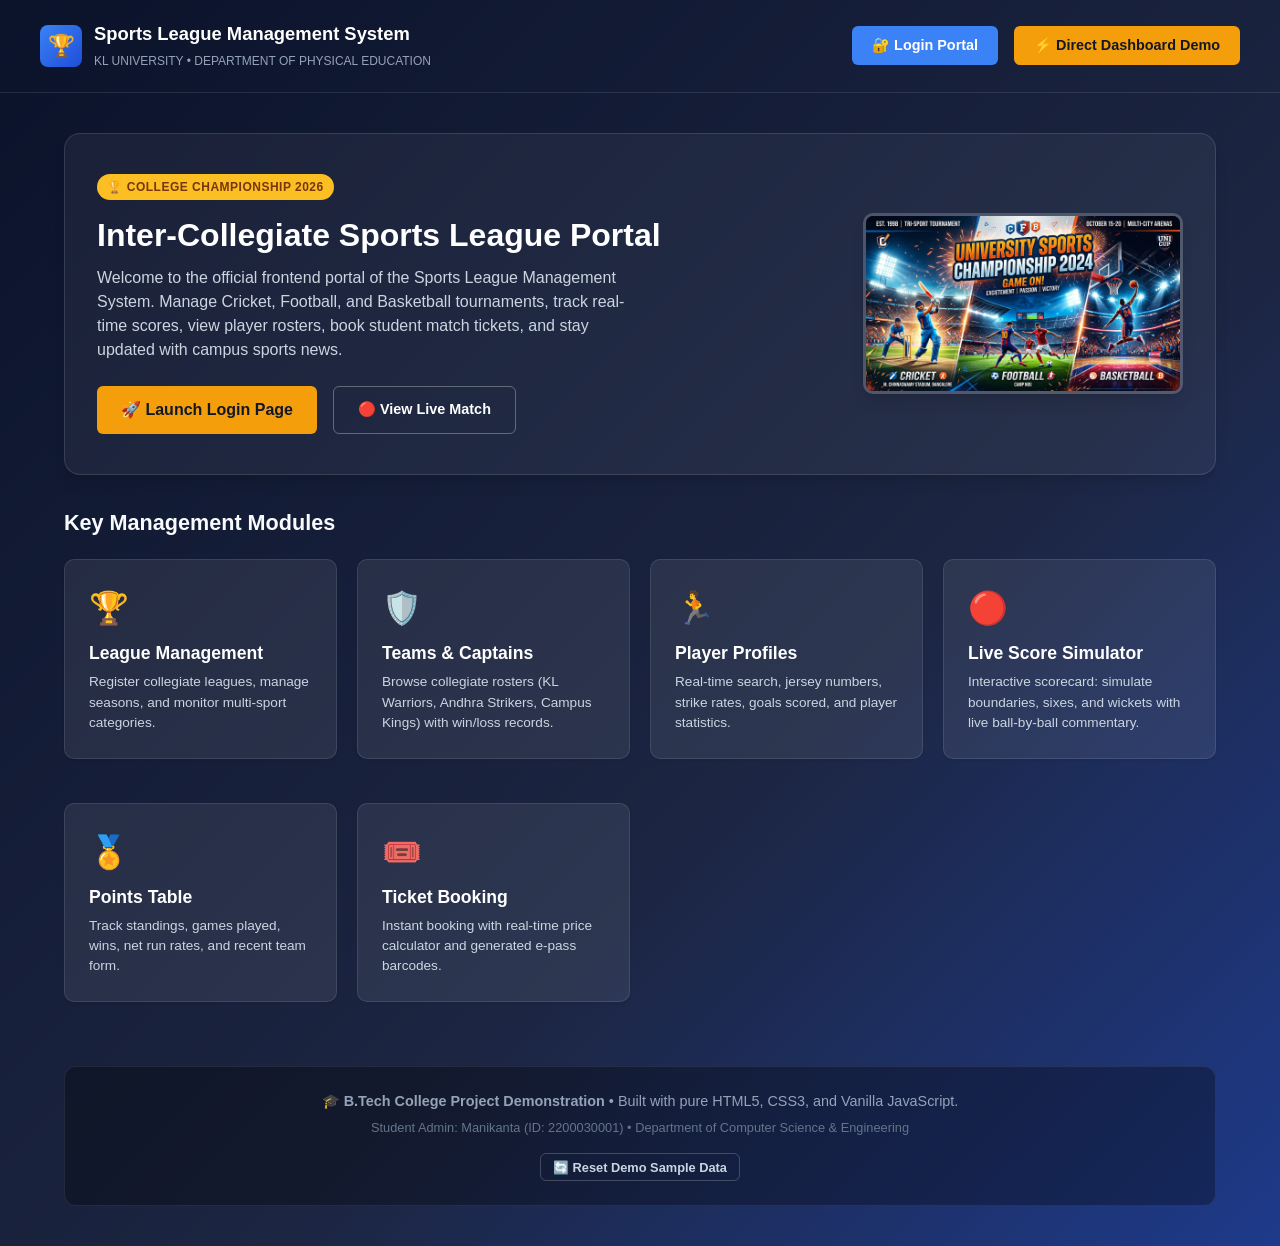
<file: Sports League Management System/index.html>
<!DOCTYPE html>
<html lang="en">
<head>
  <meta charset="UTF-8">
  <meta name="viewport" content="width=device-width, initial-scale=1.0">
  <meta name="description" content="Sports League Management System - College sports portal for KL University. Manage leagues, teams, players, fixtures, live scores, and tickets.">
  <title>Sports League Management System | KL University</title>
  <link rel="stylesheet" href="css/style.css">
</head>
<body style="background: linear-gradient(135deg, #0b132b 0%, #1c2541 60%, #1e3a8a 100%); color: white; min-height: 100vh;">

  <!-- Simple Navigation Bar -->
  <nav style="display: flex; align-items: center; justify-content: space-between; padding: 1.25rem 2.5rem; border-bottom: 1px solid rgba(255, 255, 255, 0.1);">
    <div style="display: flex; align-items: center; gap: 0.75rem;">
      <div style="width: 42px; height: 42px; background: linear-gradient(135deg, #3b82f6, #1d4ed8); border-radius: 8px; display: flex; align-items: center; justify-content: center; font-size: 1.35rem;">🏆</div>
      <div>
        <h2 style="font-size: 1.15rem; margin: 0; font-weight: 800;">Sports League Management System</h2>
        <span style="font-size: 0.75rem; color: #94a3b8; text-transform: uppercase;">KL University • Department of Physical Education</span>
      </div>
    </div>
    <div style="display: flex; gap: 1rem; align-items: center;">
      <a href="login.html" class="btn btn-primary" style="padding: 0.55rem 1.25rem;">🔐 Login Portal</a>
      <a href="dashboard.html" class="btn btn-accent" style="padding: 0.55rem 1.25rem;">⚡ Direct Dashboard Demo</a>
    </div>
  </nav>

  <!-- Hero Section -->
  <main style="max-width: 1200px; margin: 2.5rem auto; padding: 0 1.5rem;">
    <div class="hero-banner-container" style="background: rgba(255, 255, 255, 0.05); border: 1px solid rgba(255, 255, 255, 0.12);">
      <div class="hero-text-content">
        <span class="badge" style="background: #fbbf24; color: #78350f; margin-bottom: 1rem;">🏆 College Championship 2026</span>
        <h1>Inter-Collegiate Sports League Portal</h1>
        <p>
          Welcome to the official frontend portal of the Sports League Management System. 
          Manage Cricket, Football, and Basketball tournaments, track real-time scores, 
          view player rosters, book student match tickets, and stay updated with campus sports news.
        </p>
        <div class="hero-actions">
          <a href="login.html" class="btn btn-accent" style="font-size: 1rem; padding: 0.75rem 1.5rem;">🚀 Launch Login Page</a>
          <a href="live-scores.html" class="btn btn-outline" style="border-color: rgba(255,255,255,0.3); color: white; padding: 0.75rem 1.5rem;">🔴 View Live Match</a>
        </div>
      </div>
      <div class="hero-image-wrap">
        <img src="assets/images/banner.jpg" alt="University Sports Championship 2026">
      </div>
    </div>

    <!-- Quick Features Showcase Cards -->
    <h3 style="font-size: 1.35rem; margin-bottom: 1.25rem; font-weight: 700; color: #f8fafc;">Key Management Modules</h3>
    <div style="display: grid; grid-template-columns: repeat(auto-fit, minmax(260px, 1fr)); gap: 1.25rem; margin-bottom: 2.5rem;">
      
      <a href="leagues.html" class="card-box" style="background: rgba(255,255,255,0.08); border-color: rgba(255,255,255,0.1); color: white; transition: transform 0.2s;" onmouseover="this.style.transform='translateY(-5px)'" onmouseout="this.style.transform='translateY(0)'">
        <div style="font-size: 2rem; margin-bottom: 0.5rem;">🏆</div>
        <h4 style="font-size: 1.1rem; margin-bottom: 0.35rem;">League Management</h4>
        <p style="font-size: 0.85rem; color: #cbd5e1;">Register collegiate leagues, manage seasons, and monitor multi-sport categories.</p>
      </a>

      <a href="teams.html" class="card-box" style="background: rgba(255,255,255,0.08); border-color: rgba(255,255,255,0.1); color: white; transition: transform 0.2s;" onmouseover="this.style.transform='translateY(-5px)'" onmouseout="this.style.transform='translateY(0)'">
        <div style="font-size: 2rem; margin-bottom: 0.5rem;">🛡️</div>
        <h4 style="font-size: 1.1rem; margin-bottom: 0.35rem;">Teams & Captains</h4>
        <p style="font-size: 0.85rem; color: #cbd5e1;">Browse collegiate rosters (KL Warriors, Andhra Strikers, Campus Kings) with win/loss records.</p>
      </a>

      <a href="players.html" class="card-box" style="background: rgba(255,255,255,0.08); border-color: rgba(255,255,255,0.1); color: white; transition: transform 0.2s;" onmouseover="this.style.transform='translateY(-5px)'" onmouseout="this.style.transform='translateY(0)'">
        <div style="font-size: 2rem; margin-bottom: 0.5rem;">🏃</div>
        <h4 style="font-size: 1.1rem; margin-bottom: 0.35rem;">Player Profiles</h4>
        <p style="font-size: 0.85rem; color: #cbd5e1;">Real-time search, jersey numbers, strike rates, goals scored, and player statistics.</p>
      </a>

      <a href="live-scores.html" class="card-box" style="background: rgba(255,255,255,0.08); border-color: rgba(255,255,255,0.1); color: white; transition: transform 0.2s;" onmouseover="this.style.transform='translateY(-5px)'" onmouseout="this.style.transform='translateY(0)'">
        <div style="font-size: 2rem; margin-bottom: 0.5rem;">🔴</div>
        <h4 style="font-size: 1.1rem; margin-bottom: 0.35rem;">Live Score Simulator</h4>
        <p style="font-size: 0.85rem; color: #cbd5e1;">Interactive scorecard: simulate boundaries, sixes, and wickets with live ball-by-ball commentary.</p>
      </a>

      <a href="standings.html" class="card-box" style="background: rgba(255,255,255,0.08); border-color: rgba(255,255,255,0.1); color: white; transition: transform 0.2s;" onmouseover="this.style.transform='translateY(-5px)'" onmouseout="this.style.transform='translateY(0)'">
        <div style="font-size: 2rem; margin-bottom: 0.5rem;">🏅</div>
        <h4 style="font-size: 1.1rem; margin-bottom: 0.35rem;">Points Table</h4>
        <p style="font-size: 0.85rem; color: #cbd5e1;">Track standings, games played, wins, net run rates, and recent team form.</p>
      </a>

      <a href="tickets.html" class="card-box" style="background: rgba(255,255,255,0.08); border-color: rgba(255,255,255,0.1); color: white; transition: transform 0.2s;" onmouseover="this.style.transform='translateY(-5px)'" onmouseout="this.style.transform='translateY(0)'">
        <div style="font-size: 2rem; margin-bottom: 0.5rem;">🎟️</div>
        <h4 style="font-size: 1.1rem; margin-bottom: 0.35rem;">Ticket Booking</h4>
        <p style="font-size: 0.85rem; color: #cbd5e1;">Instant booking with real-time price calculator and generated e-pass barcodes.</p>
      </a>
    </div>

    <!-- Student Project Information Footer -->
    <div style="background: rgba(0, 0, 0, 0.3); border-radius: 12px; padding: 1.5rem; text-align: center; border: 1px solid rgba(255, 255, 255, 0.08);">
      <p style="font-size: 0.9rem; color: #94a3b8; margin-bottom: 0.35rem;">
        🎓 <strong>B.Tech College Project Demonstration</strong> • Built with pure HTML5, CSS3, and Vanilla JavaScript.
      </p>
      <p style="font-size: 0.8rem; color: #64748b;">
        Student Admin: Manikanta (ID: 2200030001) • Department of Computer Science & Engineering
      </p>
      <div style="margin-top: 1rem;">
        <button class="btn btn-outline btn-sm" style="color: #cbd5e1; border-color: rgba(255,255,255,0.2);" onclick="resetAllData()">🔄 Reset Demo Sample Data</button>
      </div>
    </div>
  </main>

  <script src="js/script.js"></script>
</body>
</html>
</file>
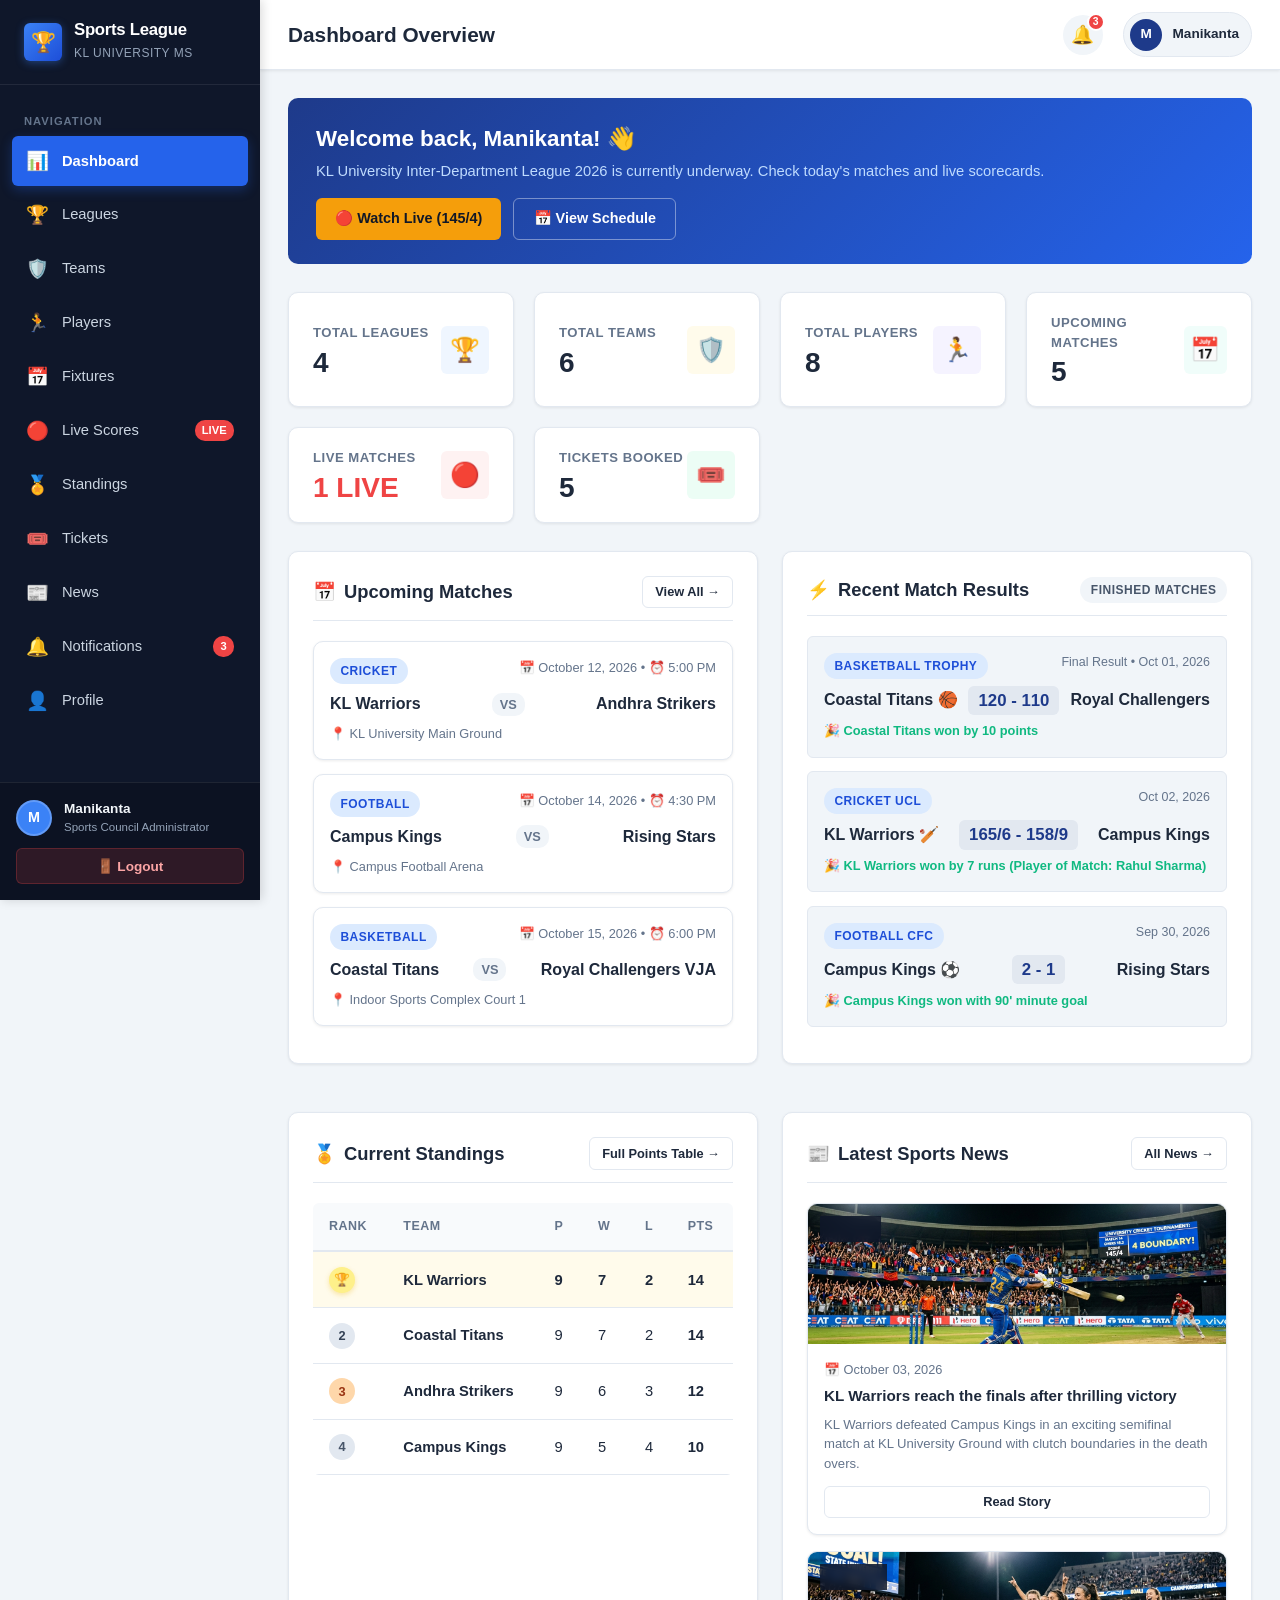
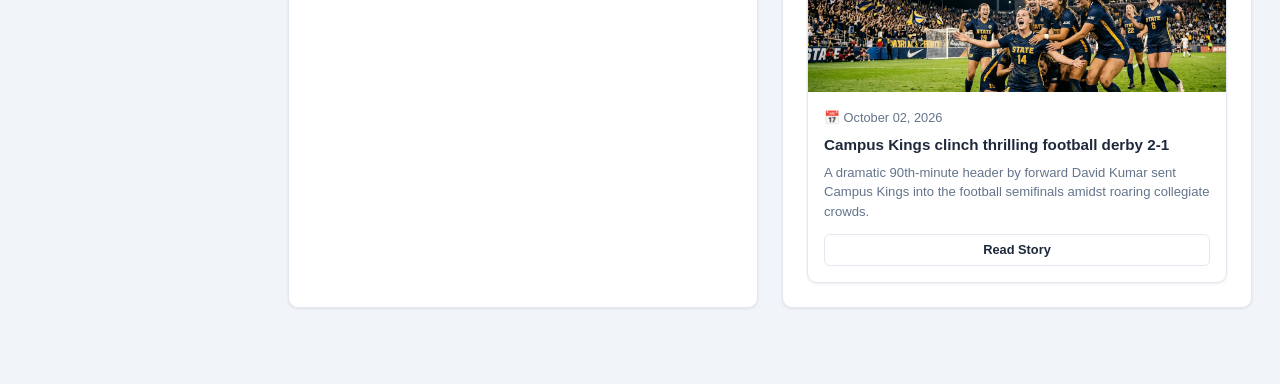
<file: Sports League Management System/dashboard.html>
<!DOCTYPE html>
<html lang="en">
<head>
  <meta charset="UTF-8">
  <meta name="viewport" content="width=device-width, initial-scale=1.0">
  <meta name="description" content="Sports League Management System Dashboard - Monitor collegiate leagues, matches, players, and live scores.">
  <title>Dashboard - Sports League Management System</title>
  <link rel="stylesheet" href="css/style.css">
</head>
<body>

  <div class="app-container">
    <!-- LEFT SIDEBAR -->
    <aside class="sidebar" id="appSidebar">
      <div class="sidebar-header">
        <div class="brand-logo">
          <div class="brand-icon">🏆</div>
          <div class="brand-text">
            <h2>Sports League</h2>
            <span>KL University MS</span>
          </div>
        </div>
        <button class="close-sidebar-btn" onclick="closeMobileSidebar()">✕</button>
      </div>

      <ul class="sidebar-menu">
        <li class="sidebar-label">Navigation</li>
        <li class="sidebar-item">
          <a href="dashboard.html" class="sidebar-link active">
            <span class="sidebar-icon">📊</span> Dashboard
          </a>
        </li>
        <li class="sidebar-item">
          <a href="leagues.html" class="sidebar-link">
            <span class="sidebar-icon">🏆</span> Leagues
          </a>
        </li>
        <li class="sidebar-item">
          <a href="teams.html" class="sidebar-link">
            <span class="sidebar-icon">🛡️</span> Teams
          </a>
        </li>
        <li class="sidebar-item">
          <a href="players.html" class="sidebar-link">
            <span class="sidebar-icon">🏃</span> Players
          </a>
        </li>
        <li class="sidebar-item">
          <a href="fixtures.html" class="sidebar-link">
            <span class="sidebar-icon">📅</span> Fixtures
          </a>
        </li>
        <li class="sidebar-item">
          <a href="live-scores.html" class="sidebar-link">
            <span class="sidebar-icon">🔴</span> Live Scores
            <span class="sidebar-badge pulse">LIVE</span>
          </a>
        </li>
        <li class="sidebar-item">
          <a href="standings.html" class="sidebar-link">
            <span class="sidebar-icon">🏅</span> Standings
          </a>
        </li>
        <li class="sidebar-item">
          <a href="tickets.html" class="sidebar-link">
            <span class="sidebar-icon">🎟️</span> Tickets
          </a>
        </li>
        <li class="sidebar-item">
          <a href="news.html" class="sidebar-link">
            <span class="sidebar-icon">📰</span> News
          </a>
        </li>
        <li class="sidebar-item">
          <a href="notifications.html" class="sidebar-link">
            <span class="sidebar-icon">🔔</span> Notifications
            <span class="sidebar-badge notification-count-badge">3</span>
          </a>
        </li>
        <li class="sidebar-item">
          <a href="profile.html" class="sidebar-link">
            <span class="sidebar-icon">👤</span> Profile
          </a>
        </li>
      </ul>

      <!-- Sidebar User Preview & Logout -->
      <div class="sidebar-footer">
        <div class="sidebar-user">
          <div class="user-avatar-sm user-avatar-circle">M</div>
          <div class="user-details-sm">
            <div class="user-name user-display-name">Manikanta</div>
            <div class="user-role user-display-role">Sports Admin</div>
          </div>
        </div>
        <button class="logout-btn" onclick="handleLogout()">🚪 Logout</button>
      </div>
    </aside>

    <!-- MAIN CONTENT WRAPPER -->
    <div class="main-wrapper">
      <!-- TOP NAVBAR -->
      <header class="top-navbar">
        <div class="navbar-left">
          <button class="toggle-sidebar-btn" onclick="toggleMobileSidebar()" title="Toggle Sidebar">☰</button>
          <h2 class="page-heading">Dashboard Overview</h2>
        </div>
        <div class="navbar-right">
          <a href="notifications.html" class="nav-link-btn" title="View Notifications">
            🔔
            <span class="nav-badge-count notification-count-badge">3</span>
          </a>
          <a href="profile.html" class="user-profile-badge" title="View Profile">
            <div class="avatar-circle user-avatar-circle">M</div>
            <span class="name user-display-name">Manikanta</span>
          </a>
        </div>
      </header>

      <!-- PAGE BODY -->
      <main class="page-body">
        
        <!-- Welcome Banner -->
        <div style="background: linear-gradient(135deg, #1e3a8a, #2563eb); border-radius: var(--radius-md); padding: 1.5rem 1.75rem; color: white; margin-bottom: 1.75rem; display: flex; justify-content: space-between; align-items: center; flex-wrap: wrap; gap: 1rem;">
          <div>
            <h2 style="font-size: 1.4rem; margin-bottom: 0.25rem;">Welcome back, <span class="user-display-name">Manikanta</span>! 👋</h2>
            <p style="color: #bfdbfe; font-size: 0.92rem;">KL University Inter-Department League 2026 is currently underway. Check today's matches and live scorecards.</p>
          </div>
          <div style="display: flex; gap: 0.75rem;">
            <a href="live-scores.html" class="btn btn-accent">🔴 Watch Live (145/4)</a>
            <a href="fixtures.html" class="btn btn-outline" style="color: white; border-color: rgba(255,255,255,0.4);">📅 View Schedule</a>
          </div>
        </div>

        <!-- STAT CARDS (6 METRICS) -->
        <div class="stat-cards-grid">
          <!-- Total Leagues -->
          <div class="stat-card">
            <div class="stat-info">
              <h4>Total Leagues</h4>
              <div class="stat-number" id="dashTotalLeagues">4</div>
            </div>
            <div class="stat-icon blue">🏆</div>
          </div>

          <!-- Total Teams -->
          <div class="stat-card">
            <div class="stat-info">
              <h4>Total Teams</h4>
              <div class="stat-number" id="dashTotalTeams">6</div>
            </div>
            <div class="stat-icon gold">🛡️</div>
          </div>

          <!-- Total Players -->
          <div class="stat-card">
            <div class="stat-info">
              <h4>Total Players</h4>
              <div class="stat-number" id="dashTotalPlayers">8</div>
            </div>
            <div class="stat-icon purple">🏃</div>
          </div>

          <!-- Upcoming Matches -->
          <div class="stat-card">
            <div class="stat-info">
              <h4>Upcoming Matches</h4>
              <div class="stat-number" id="dashUpcomingMatches">5</div>
            </div>
            <div class="stat-icon teal">📅</div>
          </div>

          <!-- Live Matches -->
          <div class="stat-card">
            <div class="stat-info">
              <h4>Live Matches</h4>
              <div class="stat-number" style="color: var(--live-red);" id="dashLiveMatches">1 LIVE</div>
            </div>
            <div class="stat-icon red">🔴</div>
          </div>

          <!-- Tickets Booked -->
          <div class="stat-card">
            <div class="stat-info">
              <h4>Tickets Booked</h4>
              <div class="stat-number" id="dashTicketsBooked">5</div>
            </div>
            <div class="stat-icon green">🎟️</div>
          </div>
        </div>

        <!-- TWO COLUMN DASHBOARD SECTION -->
        <div class="dashboard-grid-2">
          
          <!-- Upcoming Matches Widget -->
          <div class="card-box">
            <div class="card-box-header">
              <h3><span>📅</span> Upcoming Matches</h3>
              <a href="fixtures.html" class="btn btn-outline btn-sm">View All &rarr;</a>
            </div>
            <div id="dashUpcomingList">
              <!-- Dynamically populated by js/script.js -->
            </div>
          </div>

          <!-- Recent Results Widget -->
          <div class="card-box">
            <div class="card-box-header">
              <h3><span>⚡</span> Recent Match Results</h3>
              <span class="badge badge-completed">Finished Matches</span>
            </div>
            
            <div style="display: flex; flex-direction: column; gap: 0.85rem;">
              <!-- Result 1 (Basketball) -->
              <div style="background: var(--bg-main); border: 1px solid var(--border-color); border-radius: var(--radius-sm); padding: 1rem;">
                <div style="display: flex; justify-content: space-between; font-size: 0.78rem; color: var(--text-muted); margin-bottom: 0.4rem;">
                  <span class="badge badge-sport">Basketball Trophy</span>
                  <span>Final Result • Oct 01, 2026</span>
                </div>
                <div style="display: flex; justify-content: space-between; align-items: center; font-weight: 700;">
                  <span>Coastal Titans 🏀</span>
                  <span style="background: #e2e8f0; padding: 2px 10px; border-radius: 6px; font-size: 1.05rem; color: var(--primary);">120 - 110</span>
                  <span>Royal Challengers</span>
                </div>
                <div style="font-size: 0.8rem; color: var(--success); margin-top: 0.4rem; font-weight: 600;">
                  🎉 Coastal Titans won by 10 points
                </div>
              </div>

              <!-- Result 2 (Cricket) -->
              <div style="background: var(--bg-main); border: 1px solid var(--border-color); border-radius: var(--radius-sm); padding: 1rem;">
                <div style="display: flex; justify-content: space-between; font-size: 0.78rem; color: var(--text-muted); margin-bottom: 0.4rem;">
                  <span class="badge badge-sport">Cricket UCL</span>
                  <span>Oct 02, 2026</span>
                </div>
                <div style="display: flex; justify-content: space-between; align-items: center; font-weight: 700;">
                  <span>KL Warriors 🏏</span>
                  <span style="background: #e2e8f0; padding: 2px 10px; border-radius: 6px; font-size: 1.05rem; color: var(--primary);">165/6 - 158/9</span>
                  <span>Campus Kings</span>
                </div>
                <div style="font-size: 0.8rem; color: var(--success); margin-top: 0.4rem; font-weight: 600;">
                  🎉 KL Warriors won by 7 runs (Player of Match: Rahul Sharma)
                </div>
              </div>

              <!-- Result 3 (Football) -->
              <div style="background: var(--bg-main); border: 1px solid var(--border-color); border-radius: var(--radius-sm); padding: 1rem;">
                <div style="display: flex; justify-content: space-between; font-size: 0.78rem; color: var(--text-muted); margin-bottom: 0.4rem;">
                  <span class="badge badge-sport">Football CFC</span>
                  <span>Sep 30, 2026</span>
                </div>
                <div style="display: flex; justify-content: space-between; align-items: center; font-weight: 700;">
                  <span>Campus Kings ⚽</span>
                  <span style="background: #e2e8f0; padding: 2px 10px; border-radius: 6px; font-size: 1.05rem; color: var(--primary);">2 - 1</span>
                  <span>Rising Stars</span>
                </div>
                <div style="font-size: 0.8rem; color: var(--success); margin-top: 0.4rem; font-weight: 600;">
                  🎉 Campus Kings won with 90' minute goal
                </div>
              </div>

            </div>
          </div>
        </div>

        <!-- LOWER SECTION: STANDINGS TABLE & LATEST NEWS -->
        <div class="dashboard-grid-2">
          
          <!-- Current Standings Table Widget -->
          <div class="card-box">
            <div class="card-box-header">
              <h3><span>🏅</span> Current Standings</h3>
              <a href="standings.html" class="btn btn-outline btn-sm">Full Points Table &rarr;</a>
            </div>
            <div class="table-responsive">
              <table class="custom-table">
                <thead>
                  <tr>
                    <th>Rank</th>
                    <th>Team</th>
                    <th>P</th>
                    <th>W</th>
                    <th>L</th>
                    <th>PTS</th>
                  </tr>
                </thead>
                <tbody id="dashStandingsTable">
                  <!-- Populated dynamically by js/script.js -->
                </tbody>
              </table>
            </div>
          </div>

          <!-- Latest News Cards Widget -->
          <div class="card-box">
            <div class="card-box-header">
              <h3><span>📰</span> Latest Sports News</h3>
              <a href="news.html" class="btn btn-outline btn-sm">All News &rarr;</a>
            </div>
            <div id="dashNewsCards" style="display: flex; flex-direction: column; gap: 1rem;">
              <!-- Populated dynamically by js/script.js -->
            </div>
          </div>

        </div>

      </main>
    </div>
  </div>

  <!-- Scripts -->
  <script src="js/script.js"></script>
</body>
</html>
</file>
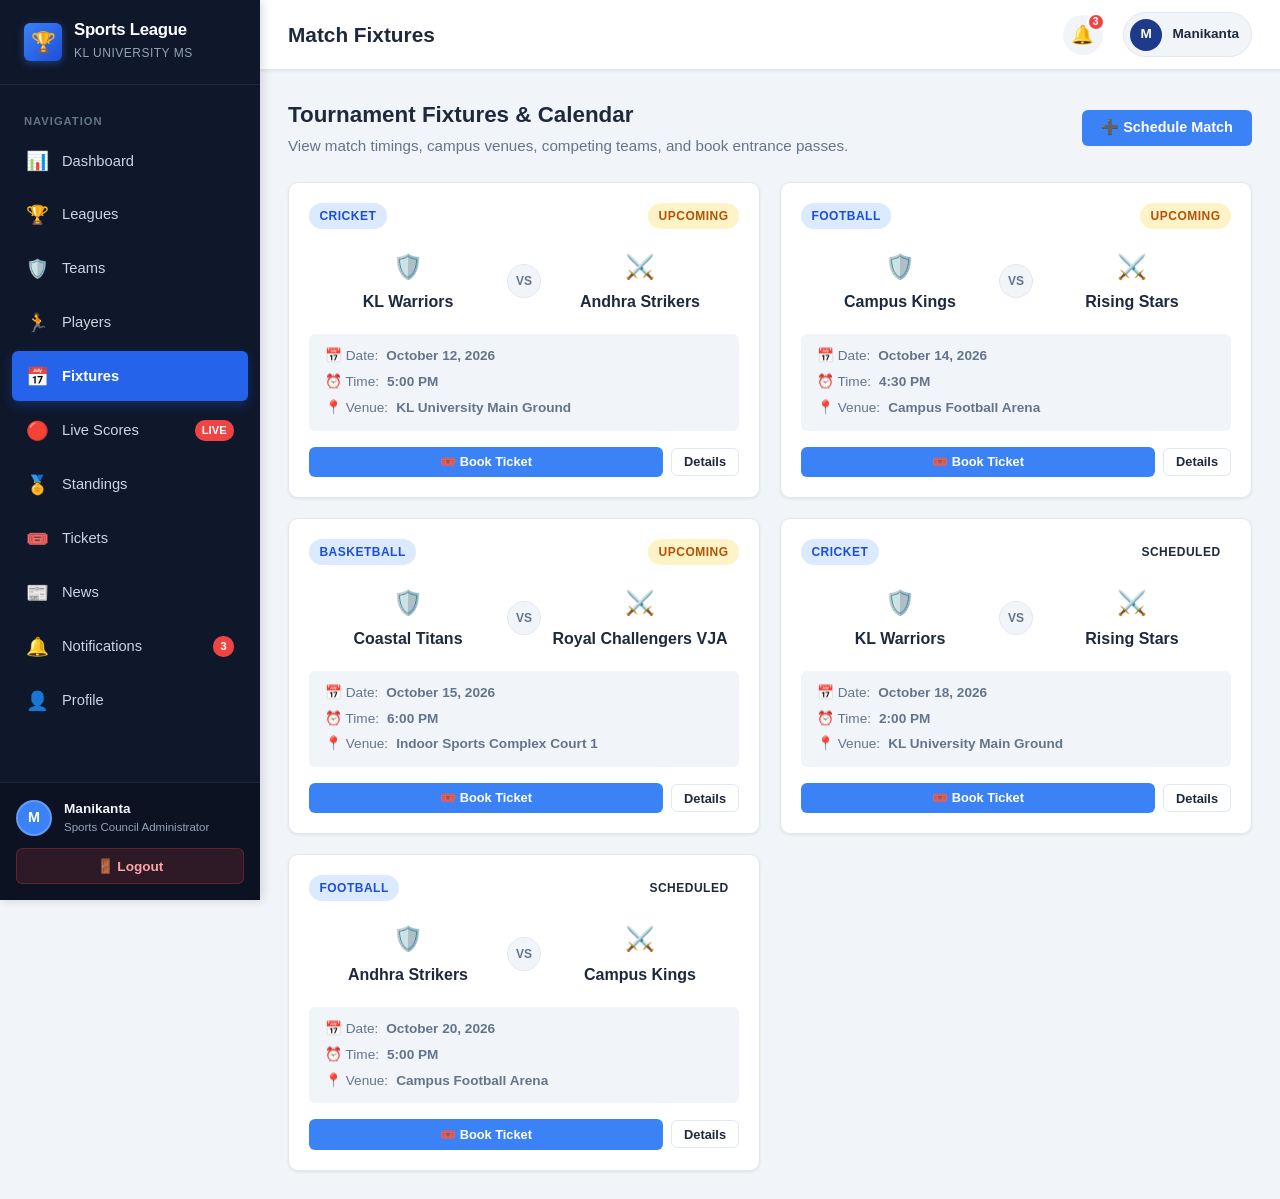
<file: Sports League Management System/fixtures.html>
<!DOCTYPE html>
<html lang="en">
<head>
  <meta charset="UTF-8">
  <meta name="viewport" content="width=device-width, initial-scale=1.0">
  <meta name="description" content="Match Fixtures & Schedule - Sports League Management System. View upcoming college matches and schedule games.">
  <title>Fixtures - Sports League Management System</title>
  <link rel="stylesheet" href="css/style.css">
</head>
<body>

  <div class="app-container">
    <!-- LEFT SIDEBAR -->
    <aside class="sidebar" id="appSidebar">
      <div class="sidebar-header">
        <div class="brand-logo">
          <div class="brand-icon">🏆</div>
          <div class="brand-text">
            <h2>Sports League</h2>
            <span>KL University MS</span>
          </div>
        </div>
        <button class="close-sidebar-btn" onclick="closeMobileSidebar()">✕</button>
      </div>

      <ul class="sidebar-menu">
        <li class="sidebar-label">Navigation</li>
        <li class="sidebar-item"><a href="dashboard.html" class="sidebar-link"><span class="sidebar-icon">📊</span> Dashboard</a></li>
        <li class="sidebar-item"><a href="leagues.html" class="sidebar-link"><span class="sidebar-icon">🏆</span> Leagues</a></li>
        <li class="sidebar-item"><a href="teams.html" class="sidebar-link"><span class="sidebar-icon">🛡️</span> Teams</a></li>
        <li class="sidebar-item"><a href="players.html" class="sidebar-link"><span class="sidebar-icon">🏃</span> Players</a></li>
        <li class="sidebar-item"><a href="fixtures.html" class="sidebar-link active"><span class="sidebar-icon">📅</span> Fixtures</a></li>
        <li class="sidebar-item"><a href="live-scores.html" class="sidebar-link"><span class="sidebar-icon">🔴</span> Live Scores <span class="sidebar-badge pulse">LIVE</span></a></li>
        <li class="sidebar-item"><a href="standings.html" class="sidebar-link"><span class="sidebar-icon">🏅</span> Standings</a></li>
        <li class="sidebar-item"><a href="tickets.html" class="sidebar-link"><span class="sidebar-icon">🎟️</span> Tickets</a></li>
        <li class="sidebar-item"><a href="news.html" class="sidebar-link"><span class="sidebar-icon">📰</span> News</a></li>
        <li class="sidebar-item"><a href="notifications.html" class="sidebar-link"><span class="sidebar-icon">🔔</span> Notifications <span class="sidebar-badge notification-count-badge">3</span></a></li>
        <li class="sidebar-item"><a href="profile.html" class="sidebar-link"><span class="sidebar-icon">👤</span> Profile</a></li>
      </ul>

      <div class="sidebar-footer">
        <div class="sidebar-user">
          <div class="user-avatar-sm user-avatar-circle">M</div>
          <div class="user-details-sm">
            <div class="user-name user-display-name">Manikanta</div>
            <div class="user-role user-display-role">Sports Admin</div>
          </div>
        </div>
        <button class="logout-btn" onclick="handleLogout()">🚪 Logout</button>
      </div>
    </aside>

    <!-- MAIN CONTENT -->
    <div class="main-wrapper">
      <header class="top-navbar">
        <div class="navbar-left">
          <button class="toggle-sidebar-btn" onclick="toggleMobileSidebar()">☰</button>
          <h2 class="page-heading">Match Fixtures</h2>
        </div>
        <div class="navbar-right">
          <a href="notifications.html" class="nav-link-btn">🔔<span class="nav-badge-count notification-count-badge">3</span></a>
          <a href="profile.html" class="user-profile-badge">
            <div class="avatar-circle user-avatar-circle">M</div>
            <span class="name user-display-name">Manikanta</span>
          </a>
        </div>
      </header>

      <main class="page-body">
        <div class="page-header-action">
          <div>
            <h2 style="font-size: 1.4rem;">Tournament Fixtures & Calendar</h2>
            <p class="page-subtext">View match timings, campus venues, competing teams, and book entrance passes.</p>
          </div>
          <button class="btn btn-primary" onclick="openModal('scheduleModal')">➕ Schedule Match</button>
        </div>

        <!-- Fixtures Grid -->
        <div class="fixtures-grid" id="fixturesContainer">
          <!-- Populated dynamically by js/script.js -->
        </div>
      </main>
    </div>
  </div>

  <!-- Schedule Match Modal -->
  <div class="modal-overlay" id="scheduleModal">
    <div class="modal-box">
      <div class="modal-header">
        <h3>📅 Schedule New Match</h3>
        <button class="modal-close-btn" onclick="closeModal('scheduleModal')">✕</button>
      </div>
      <form id="scheduleMatchForm">
        <div class="modal-body">
          <div style="display: grid; grid-template-columns: 1fr 1fr; gap: 1rem;">
            <div class="form-group">
              <label class="form-label">Team 1 (Home)</label>
              <select id="fixtureTeam1" class="form-control" required></select>
            </div>
            <div class="form-group">
              <label class="form-label">Team 2 (Away)</label>
              <select id="fixtureTeam2" class="form-control" required></select>
            </div>
          </div>

          <div class="form-group">
            <label class="form-label">Sport Category</label>
            <select id="fixtureSport" class="form-control">
              <option value="Cricket">Cricket</option>
              <option value="Football">Football</option>
              <option value="Basketball">Basketball</option>
              <option value="Badminton">Badminton</option>
            </select>
          </div>

          <div style="display: grid; grid-template-columns: 1fr 1fr; gap: 1rem;">
            <div class="form-group">
              <label class="form-label">Match Date</label>
              <input type="text" id="fixtureDate" class="form-control" value="October 25, 2026" required>
            </div>
            <div class="form-group">
              <label class="form-label">Match Time</label>
              <input type="text" id="fixtureTime" class="form-control" value="5:30 PM" required>
            </div>
          </div>

          <div class="form-group">
            <label class="form-label">Venue Location</label>
            <input type="text" id="fixtureVenue" class="form-control" value="KL University Main Ground" required>
          </div>
        </div>
        <div class="modal-footer">
          <button type="button" class="btn btn-outline" onclick="closeModal('scheduleModal')">Cancel</button>
          <button type="submit" class="btn btn-primary">Save Fixture</button>
        </div>
      </form>
    </div>
  </div>

  <script src="js/script.js"></script>
</body>
</html>
</file>
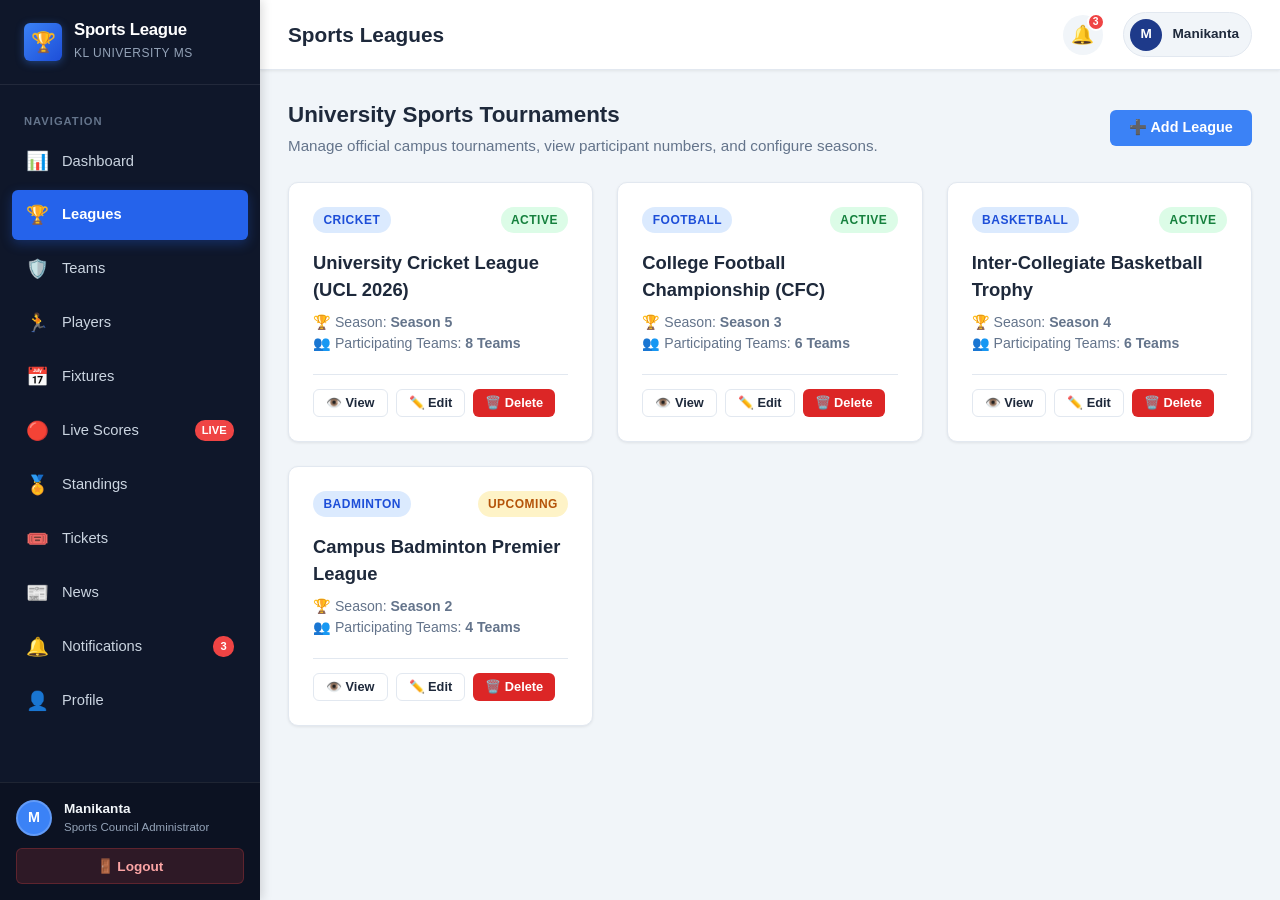
<file: Sports League Management System/leagues.html>
<!DOCTYPE html>
<html lang="en">
<head>
  <meta charset="UTF-8">
  <meta name="viewport" content="width=device-width, initial-scale=1.0">
  <meta name="description" content="Manage University Sports Leagues - UCL Cricket, Football CFC, Basketball Trophy.">
  <title>Leagues - Sports League Management System</title>
  <link rel="stylesheet" href="css/style.css">
</head>
<body>

  <div class="app-container">
    <!-- LEFT SIDEBAR -->
    <aside class="sidebar" id="appSidebar">
      <div class="sidebar-header">
        <div class="brand-logo">
          <div class="brand-icon">🏆</div>
          <div class="brand-text">
            <h2>Sports League</h2>
            <span>KL University MS</span>
          </div>
        </div>
        <button class="close-sidebar-btn" onclick="closeMobileSidebar()">✕</button>
      </div>

      <ul class="sidebar-menu">
        <li class="sidebar-label">Navigation</li>
        <li class="sidebar-item"><a href="dashboard.html" class="sidebar-link"><span class="sidebar-icon">📊</span> Dashboard</a></li>
        <li class="sidebar-item"><a href="leagues.html" class="sidebar-link active"><span class="sidebar-icon">🏆</span> Leagues</a></li>
        <li class="sidebar-item"><a href="teams.html" class="sidebar-link"><span class="sidebar-icon">🛡️</span> Teams</a></li>
        <li class="sidebar-item"><a href="players.html" class="sidebar-link"><span class="sidebar-icon">🏃</span> Players</a></li>
        <li class="sidebar-item"><a href="fixtures.html" class="sidebar-link"><span class="sidebar-icon">📅</span> Fixtures</a></li>
        <li class="sidebar-item"><a href="live-scores.html" class="sidebar-link"><span class="sidebar-icon">🔴</span> Live Scores <span class="sidebar-badge pulse">LIVE</span></a></li>
        <li class="sidebar-item"><a href="standings.html" class="sidebar-link"><span class="sidebar-icon">🏅</span> Standings</a></li>
        <li class="sidebar-item"><a href="tickets.html" class="sidebar-link"><span class="sidebar-icon">🎟️</span> Tickets</a></li>
        <li class="sidebar-item"><a href="news.html" class="sidebar-link"><span class="sidebar-icon">📰</span> News</a></li>
        <li class="sidebar-item"><a href="notifications.html" class="sidebar-link"><span class="sidebar-icon">🔔</span> Notifications <span class="sidebar-badge notification-count-badge">3</span></a></li>
        <li class="sidebar-item"><a href="profile.html" class="sidebar-link"><span class="sidebar-icon">👤</span> Profile</a></li>
      </ul>

      <div class="sidebar-footer">
        <div class="sidebar-user">
          <div class="user-avatar-sm user-avatar-circle">M</div>
          <div class="user-details-sm">
            <div class="user-name user-display-name">Manikanta</div>
            <div class="user-role user-display-role">Sports Admin</div>
          </div>
        </div>
        <button class="logout-btn" onclick="handleLogout()">🚪 Logout</button>
      </div>
    </aside>

    <!-- MAIN CONTENT -->
    <div class="main-wrapper">
      <header class="top-navbar">
        <div class="navbar-left">
          <button class="toggle-sidebar-btn" onclick="toggleMobileSidebar()">☰</button>
          <h2 class="page-heading">Sports Leagues</h2>
        </div>
        <div class="navbar-right">
          <a href="notifications.html" class="nav-link-btn">🔔<span class="nav-badge-count notification-count-badge">3</span></a>
          <a href="profile.html" class="user-profile-badge">
            <div class="avatar-circle user-avatar-circle">M</div>
            <span class="name user-display-name">Manikanta</span>
          </a>
        </div>
      </header>

      <main class="page-body">
        <div class="page-header-action">
          <div>
            <h2 style="font-size: 1.4rem;">University Sports Tournaments</h2>
            <p class="page-subtext">Manage official campus tournaments, view participant numbers, and configure seasons.</p>
          </div>
          <button class="btn btn-primary" onclick="openModal('addLeagueModal')">➕ Add League</button>
        </div>

        <!-- Leagues Grid Cards -->
        <div class="cards-grid" id="leaguesGrid">
          <!-- Populated dynamically by js/script.js -->
        </div>
      </main>
    </div>
  </div>

  <!-- Add League Modal -->
  <div class="modal-overlay" id="addLeagueModal">
    <div class="modal-box">
      <div class="modal-header">
        <h3>🏆 Add New Sports League</h3>
        <button class="modal-close-btn" onclick="closeModal('addLeagueModal')">✕</button>
      </div>
      <form id="addLeagueForm">
        <div class="modal-body">
          <div class="form-group">
            <label class="form-label">League / Tournament Name</label>
            <input type="text" id="leagueName" class="form-control" placeholder="e.g. University Cricket League (UCL)" required>
          </div>
          <div class="form-group">
            <label class="form-label">Sport Category</label>
            <select id="leagueSport" class="form-control">
              <option value="Cricket">Cricket</option>
              <option value="Football">Football</option>
              <option value="Basketball">Basketball</option>
              <option value="Badminton">Badminton</option>
              <option value="Volleyball">Volleyball</option>
            </select>
          </div>
          <div class="form-group">
            <label class="form-label">Season / Academic Year</label>
            <input type="text" id="leagueSeason" class="form-control" value="2026 Season 5" required>
          </div>
          <div class="form-group">
            <label class="form-label">Number of Participating Teams</label>
            <input type="number" id="leagueTeamsCount" class="form-control" value="8" min="2" max="32" required>
          </div>
          <div class="form-group">
            <label class="form-label">League Status</label>
            <select id="leagueStatus" class="form-control">
              <option value="Active">Active</option>
              <option value="Upcoming">Upcoming</option>
              <option value="Completed">Completed</option>
            </select>
          </div>
        </div>
        <div class="modal-footer">
          <button type="button" class="btn btn-outline" onclick="closeModal('addLeagueModal')">Cancel</button>
          <button type="submit" class="btn btn-primary">Create League</button>
        </div>
      </form>
    </div>
  </div>

  <script src="js/script.js"></script>
</body>
</html>
</file>
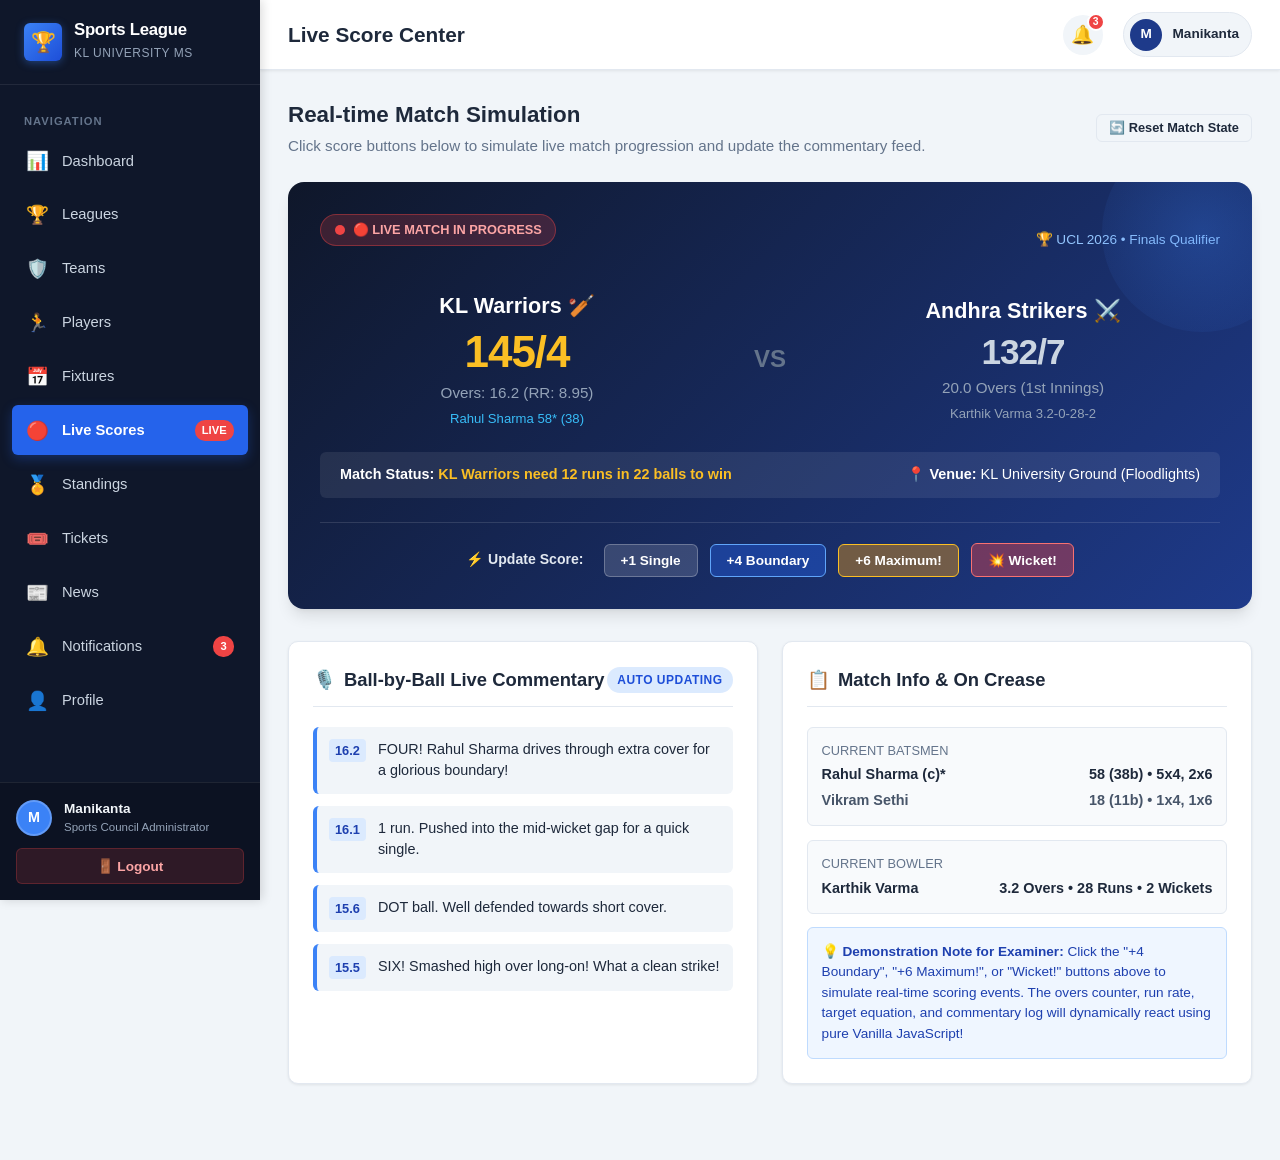
<file: Sports League Management System/live-scores.html>
<!DOCTYPE html>
<html lang="en">
<head>
  <meta charset="UTF-8">
  <meta name="viewport" content="width=device-width, initial-scale=1.0">
  <meta name="description" content="Live Match Scores & Commentary - Sports League Management System. Interactive simulation of collegiate sports matches.">
  <title>Live Scores - Sports League Management System</title>
  <link rel="stylesheet" href="css/style.css">
</head>
<body>

  <div class="app-container">
    <!-- LEFT SIDEBAR -->
    <aside class="sidebar" id="appSidebar">
      <div class="sidebar-header">
        <div class="brand-logo">
          <div class="brand-icon">🏆</div>
          <div class="brand-text">
            <h2>Sports League</h2>
            <span>KL University MS</span>
          </div>
        </div>
        <button class="close-sidebar-btn" onclick="closeMobileSidebar()">✕</button>
      </div>

      <ul class="sidebar-menu">
        <li class="sidebar-label">Navigation</li>
        <li class="sidebar-item"><a href="dashboard.html" class="sidebar-link"><span class="sidebar-icon">📊</span> Dashboard</a></li>
        <li class="sidebar-item"><a href="leagues.html" class="sidebar-link"><span class="sidebar-icon">🏆</span> Leagues</a></li>
        <li class="sidebar-item"><a href="teams.html" class="sidebar-link"><span class="sidebar-icon">🛡️</span> Teams</a></li>
        <li class="sidebar-item"><a href="players.html" class="sidebar-link"><span class="sidebar-icon">🏃</span> Players</a></li>
        <li class="sidebar-item"><a href="fixtures.html" class="sidebar-link"><span class="sidebar-icon">📅</span> Fixtures</a></li>
        <li class="sidebar-item"><a href="live-scores.html" class="sidebar-link active"><span class="sidebar-icon">🔴</span> Live Scores <span class="sidebar-badge pulse">LIVE</span></a></li>
        <li class="sidebar-item"><a href="standings.html" class="sidebar-link"><span class="sidebar-icon">🏅</span> Standings</a></li>
        <li class="sidebar-item"><a href="tickets.html" class="sidebar-link"><span class="sidebar-icon">🎟️</span> Tickets</a></li>
        <li class="sidebar-item"><a href="news.html" class="sidebar-link"><span class="sidebar-icon">📰</span> News</a></li>
        <li class="sidebar-item"><a href="notifications.html" class="sidebar-link"><span class="sidebar-icon">🔔</span> Notifications <span class="sidebar-badge notification-count-badge">3</span></a></li>
        <li class="sidebar-item"><a href="profile.html" class="sidebar-link"><span class="sidebar-icon">👤</span> Profile</a></li>
      </ul>

      <div class="sidebar-footer">
        <div class="sidebar-user">
          <div class="user-avatar-sm user-avatar-circle">M</div>
          <div class="user-details-sm">
            <div class="user-name user-display-name">Manikanta</div>
            <div class="user-role user-display-role">Sports Admin</div>
          </div>
        </div>
        <button class="logout-btn" onclick="handleLogout()">🚪 Logout</button>
      </div>
    </aside>

    <!-- MAIN CONTENT -->
    <div class="main-wrapper">
      <header class="top-navbar">
        <div class="navbar-left">
          <button class="toggle-sidebar-btn" onclick="toggleMobileSidebar()">☰</button>
          <h2 class="page-heading">Live Score Center</h2>
        </div>
        <div class="navbar-right">
          <a href="notifications.html" class="nav-link-btn">🔔<span class="nav-badge-count notification-count-badge">3</span></a>
          <a href="profile.html" class="user-profile-badge">
            <div class="avatar-circle user-avatar-circle">M</div>
            <span class="name user-display-name">Manikanta</span>
          </a>
        </div>
      </header>

      <main class="page-body">
        <div class="page-header-action">
          <div>
            <h2 style="font-size: 1.4rem;">Real-time Match Simulation</h2>
            <p class="page-subtext">Click score buttons below to simulate live match progression and update the commentary feed.</p>
          </div>
          <button class="btn btn-outline btn-sm" onclick="resetLiveMatch()">🔄 Reset Match State</button>
        </div>

        <!-- HERO LIVE MATCH CARD -->
        <div class="live-match-hero">
          <div style="display: flex; justify-content: space-between; align-items: center; flex-wrap: wrap; gap: 0.5rem;">
            <div class="live-status-pill">
              <span class="pulse-dot"></span>
              <span>🔴 LIVE MATCH IN PROGRESS</span>
            </div>
            <span style="font-size: 0.85rem; color: #93c5fd;">🏆 UCL 2026 • Finals Qualifier</span>
          </div>

          <div class="scoreboard-container">
            <!-- Team 1: KL Warriors (Batting) -->
            <div class="scoreboard-team">
              <div class="scoreboard-team-name">KL Warriors 🏏</div>
              <div class="scoreboard-runs" id="liveTeam1Score">145/4</div>
              <div class="scoreboard-overs" id="liveTeam1Overs">Overs: 16.2</div>
              <div style="font-size: 0.82rem; color: #38bdf8; margin-top: 4px;">Rahul Sharma 58* (38)</div>
            </div>

            <!-- VS Divider -->
            <div class="score-vs-divider">VS</div>

            <!-- Team 2: Andhra Strikers (Bowling) -->
            <div class="scoreboard-team">
              <div class="scoreboard-team-name">Andhra Strikers ⚔️</div>
              <div class="scoreboard-runs" style="color: #cbd5e1; font-size: 2.2rem;">132/7</div>
              <div class="scoreboard-overs">20.0 Overs (1st Innings)</div>
              <div style="font-size: 0.82rem; color: #94a3b8; margin-top: 4px;">Karthik Varma 3.2-0-28-2</div>
            </div>
          </div>

          <!-- Live Summary Bar -->
          <div class="live-summary-bar">
            <div>
              <strong>Match Status:</strong> 
              <span id="liveMatchStatus" style="color: #fbbf24; font-weight: 700;">KL Warriors need 12 runs in 22 balls to win</span>
            </div>
            <div>
              📍 <strong>Venue:</strong> KL University Ground (Floodlights)
            </div>
          </div>

          <!-- Interactive Score Update Simulation Controls -->
          <div class="live-action-controls">
            <span style="font-size: 0.88rem; font-weight: 600; color: #e2e8f0; margin-right: 0.5rem;">⚡ Update Score:</span>
            <button class="btn-score-control" onclick="updateLiveScore(1)">+1 Single</button>
            <button class="btn-score-control" style="background: rgba(37, 99, 235, 0.4); border-color: #60a5fa;" onclick="updateLiveScore(4)">+4 Boundary</button>
            <button class="btn-score-control" style="background: rgba(245, 158, 11, 0.4); border-color: #fbbf24;" onclick="updateLiveScore(6)">+6 Maximum!</button>
            <button class="btn-score-control" style="background: rgba(239, 68, 68, 0.4); border-color: #f87171;" onclick="updateLiveScore('wicket')">💥 Wicket!</button>
          </div>
        </div>

        <!-- COMMENTARY & DETAILS SECTION -->
        <div class="dashboard-grid-2">
          <!-- Ball by Ball Commentary -->
          <div class="card-box">
            <div class="card-box-header">
              <h3><span>🎙️</span> Ball-by-Ball Live Commentary</h3>
              <span class="badge badge-sport">Auto Updating</span>
            </div>
            <div class="commentary-feed" id="liveCommentaryFeed">
              <!-- Populated dynamically by js/script.js -->
            </div>
          </div>

          <!-- Playing XI & Key Players -->
          <div class="card-box">
            <div class="card-box-header">
              <h3><span>📋</span> Match Info & On Crease</h3>
            </div>
            <div style="display: flex; flex-direction: column; gap: 0.85rem; font-size: 0.9rem;">
              <div style="background: #f8fafc; padding: 0.85rem; border-radius: var(--radius-sm); border: 1px solid var(--border-color);">
                <div style="color: var(--text-muted); font-size: 0.8rem; margin-bottom: 4px;">CURRENT BATSMEN</div>
                <div style="display: flex; justify-content: space-between; font-weight: 700;">
                  <span>Rahul Sharma (c)*</span>
                  <span>58 (38b) • 5x4, 2x6</span>
                </div>
                <div style="display: flex; justify-content: space-between; font-weight: 600; color: #475569; margin-top: 4px;">
                  <span>Vikram Sethi</span>
                  <span>18 (11b) • 1x4, 1x6</span>
                </div>
              </div>

              <div style="background: #f8fafc; padding: 0.85rem; border-radius: var(--radius-sm); border: 1px solid var(--border-color);">
                <div style="color: var(--text-muted); font-size: 0.8rem; margin-bottom: 4px;">CURRENT BOWLER</div>
                <div style="display: flex; justify-content: space-between; font-weight: 700;">
                  <span>Karthik Varma</span>
                  <span>3.2 Overs • 28 Runs • 2 Wickets</span>
                </div>
              </div>

              <div style="background: #eff6ff; padding: 0.85rem; border-radius: var(--radius-sm); border: 1px solid #bfdbfe; color: #1e40af; font-size: 0.85rem;">
                💡 <strong>Demonstration Note for Examiner:</strong> Click the "+4 Boundary", "+6 Maximum!", or "Wicket!" buttons above to simulate real-time scoring events. The overs counter, run rate, target equation, and commentary log will dynamically react using pure Vanilla JavaScript!
              </div>
            </div>
          </div>
        </div>

      </main>
    </div>
  </div>

  <script src="js/script.js"></script>
</body>
</html>
</file>
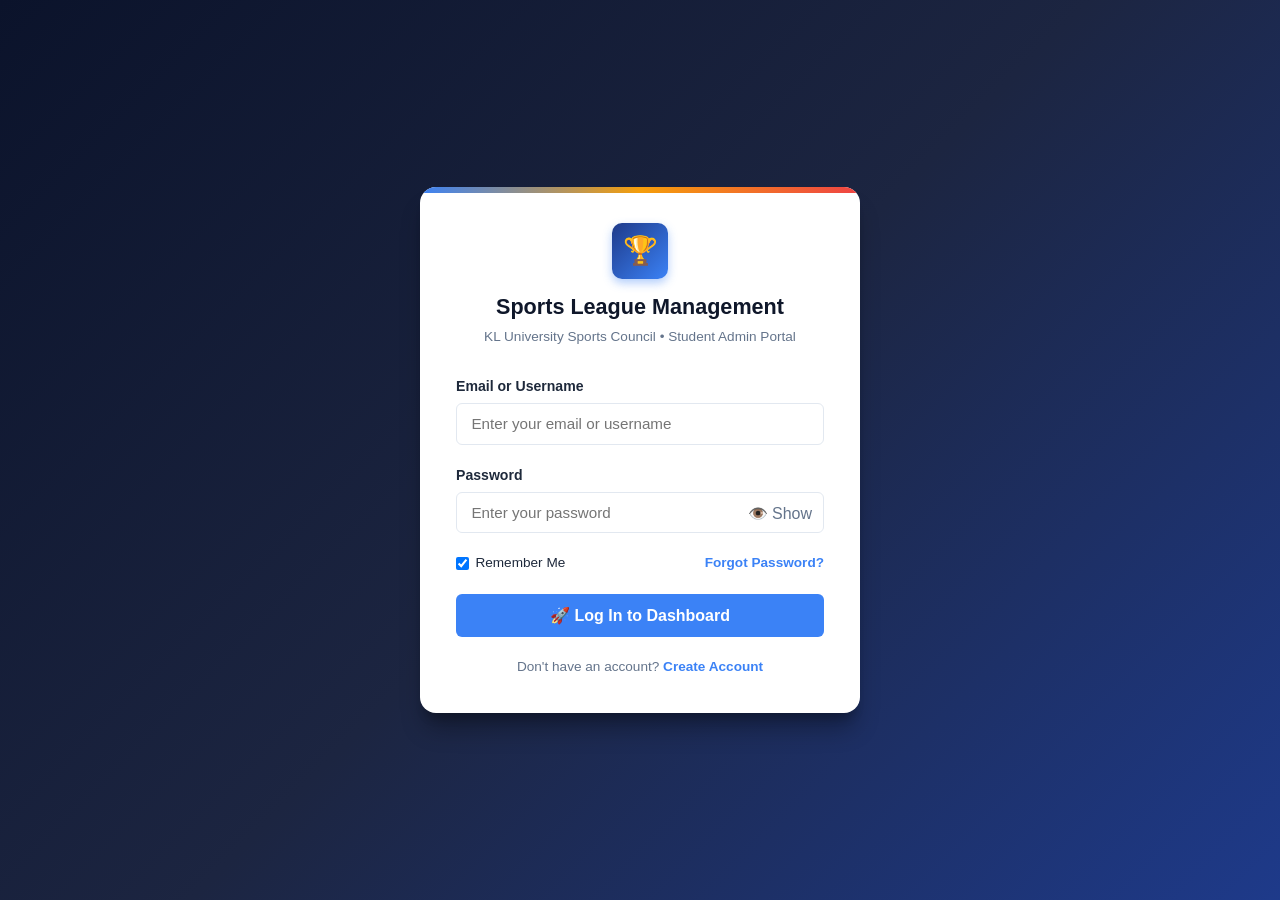
<file: Sports League Management System/login.html>
<!DOCTYPE html>
<html lang="en">
<head>
  <meta charset="UTF-8">
  <meta name="viewport" content="width=device-width, initial-scale=1.0">
  <meta name="description" content="Login to Sports League Management System. Official student portal for KL University.">
  <title>Login - Sports League Management System</title>
  <link rel="stylesheet" href="css/style.css">
</head>
<body class="login-page-body">

  <div class="login-wrapper">
    <!-- Header with Sports Icon and Project Name -->
    <div class="login-header">
      <div class="login-brand-icon">🏆</div>
      <h1>Sports League Management</h1>
      <p>KL University Sports Council • Student Admin Portal</p>
    </div>

    <!-- Error message alert box (Hidden by default, shown on invalid login) -->
    <div id="loginErrorMsg" class="login-error-msg" role="alert">
      Invalid email or password. Please try again.
    </div>

    <!-- Main Login Form -->
    <form id="loginForm" onsubmit="handleLoginSubmit(event)">
      <!-- Email / Username Input -->
      <div class="form-group">
        <label for="loginEmail" class="form-label">Email or Username</label>
        <input 
          type="email" 
          id="loginEmail" 
          class="form-control" 
          placeholder="Enter your email or username" 
          required 
          autocomplete="username"
        >
      </div>

      <!-- Password Input with Show/Hide Toggle -->
      <div class="form-group">
        <label for="loginPassword" class="form-label">Password</label>
        <div class="password-input-group">
          <input 
            type="password" 
            id="loginPassword" 
            class="form-control" 
            placeholder="Enter your password" 
            required 
            autocomplete="current-password"
          >
          <button 
            type="button" 
            class="toggle-password-btn" 
            id="togglePasswordBtn" 
            onclick="togglePasswordVisibility('loginPassword', this)" 
            title="Show or hide password"
          >
            👁️ Show
          </button>
        </div>
      </div>

      <!-- Remember Me & Forgot Password Row -->
      <div class="login-options-row">
        <label class="remember-me">
          <input type="checkbox" id="rememberMeCheckbox" checked>
          <span>Remember Me</span>
        </label>
        <a href="javascript:void(0)" class="forgot-password-link" onclick="handleForgotPassword()">Forgot Password?</a>
      </div>

      <!-- Login Button -->
      <button type="submit" class="btn btn-primary login-btn" id="loginBtn">
        🚀 Log In to Dashboard
      </button>

      <!-- Create Account Modal Trigger -->
      <div class="create-account-text">
        Don't have an account? 
        <a href="javascript:void(0)" class="create-account-link" onclick="openModal('createAccountModal')">Create Account</a>
      </div>
    </form>
  </div>

  <!-- Create Account Modal (Vanilla JS Popup) -->
  <div class="modal-overlay" id="createAccountModal">
    <div class="modal-box">
      <div class="modal-header">
        <h3>Create Student Account</h3>
        <button class="modal-close-btn" onclick="closeModal('createAccountModal')">✕</button>
      </div>
      <div class="modal-body">
        <!-- Registration Error Alert Box -->
        <div id="regErrorMsg" class="login-error-msg" style="display: none; margin-bottom: 1.25rem;" role="alert"></div>

        <form id="registerForm" onsubmit="handleRegisterUser(event)">
          <div class="form-group">
            <label class="form-label">Full Name *</label>
            <input type="text" id="regName" class="form-control" placeholder="e.g. Rahul Sharma" required>
          </div>
          <div class="form-group">
            <label class="form-label">Email Address *</label>
            <input type="email" id="regEmail" class="form-control" placeholder="e.g. rahul@example.com" required>
          </div>
          <div class="form-group">
            <label class="form-label">Department / Branch</label>
            <input type="text" id="regDept" class="form-control" placeholder="e.g. Computer Science (CSE)">
          </div>
          <div class="form-group">
            <label class="form-label">Password *</label>
            <input type="password" id="regPassword" class="form-control" placeholder="Create a password (min 4 characters)" required minlength="4">
          </div>
          <div class="form-group">
            <label class="form-label">Confirm Password *</label>
            <input type="password" id="regConfirmPassword" class="form-control" placeholder="Confirm your password" required minlength="4">
          </div>
          <div class="modal-footer" style="padding: 0; margin-top: 1.5rem; border: none;">
            <button type="button" class="btn btn-outline" onclick="closeModal('createAccountModal')">Cancel</button>
            <button type="submit" class="btn btn-primary">Register Account</button>
          </div>
        </form>
      </div>
    </div>
  </div>

  <!-- Toast Notification Container -->
  <div id="toastContainer" class="toast-container"></div>

  <!-- Scripts -->
  <script src="js/script.js"></script>
  <script>
    // Additional simple helper function for forgot password
    function handleForgotPassword() {
      alert("Password Reset:\nPlease contact the Sports Council Administrator to reset your password.");
    }
  </script>
</body>
</html>
</file>
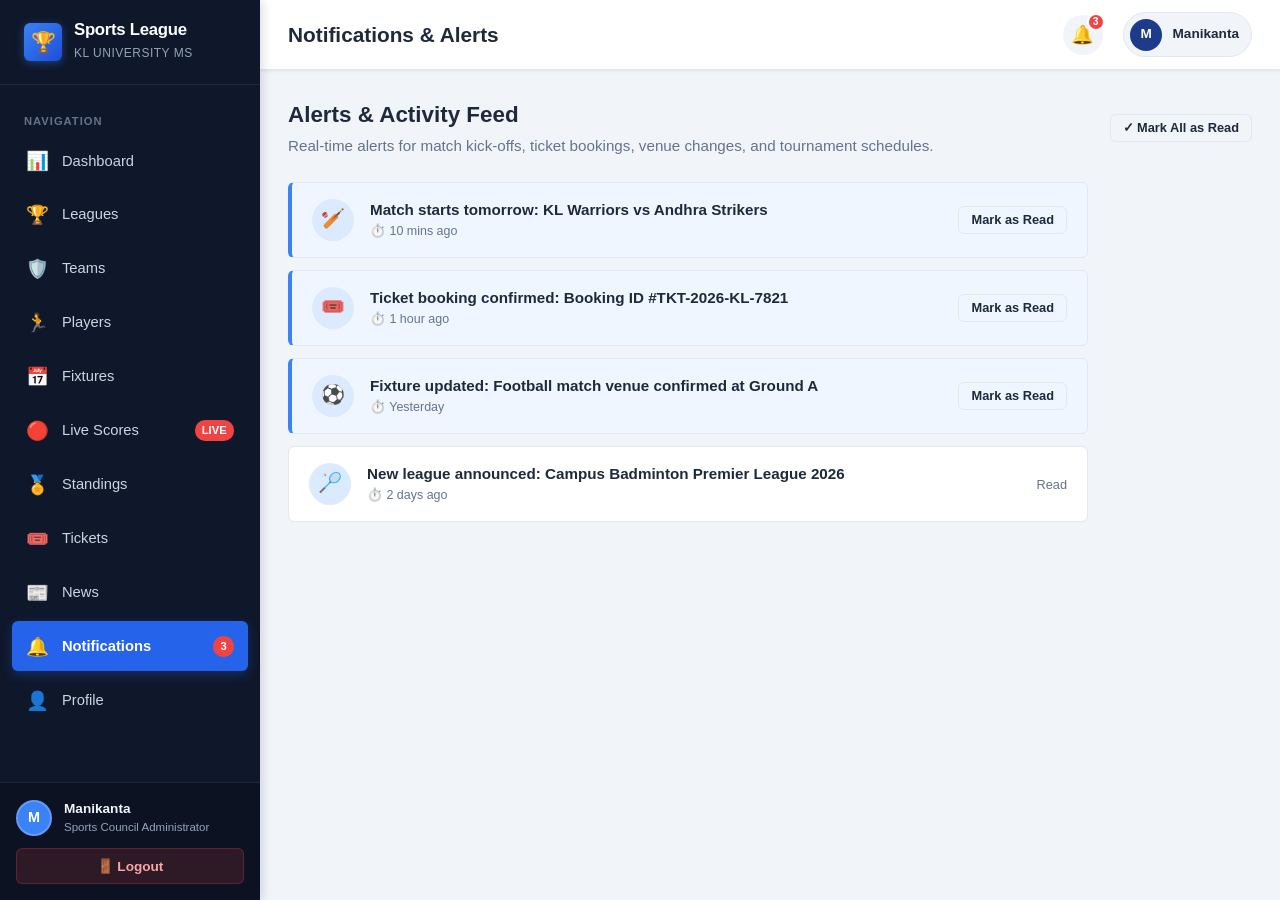
<file: Sports League Management System/notifications.html>
<!DOCTYPE html>
<html lang="en">
<head>
  <meta charset="UTF-8">
  <meta name="viewport" content="width=device-width, initial-scale=1.0">
  <meta name="description" content="Notifications & Alerts - Sports League Management System. Stay notified about match schedules and ticket passes.">
  <title>Notifications - Sports League Management System</title>
  <link rel="stylesheet" href="css/style.css">
</head>
<body>

  <div class="app-container">
    <!-- LEFT SIDEBAR -->
    <aside class="sidebar" id="appSidebar">
      <div class="sidebar-header">
        <div class="brand-logo">
          <div class="brand-icon">🏆</div>
          <div class="brand-text">
            <h2>Sports League</h2>
            <span>KL University MS</span>
          </div>
        </div>
        <button class="close-sidebar-btn" onclick="closeMobileSidebar()">✕</button>
      </div>

      <ul class="sidebar-menu">
        <li class="sidebar-label">Navigation</li>
        <li class="sidebar-item"><a href="dashboard.html" class="sidebar-link"><span class="sidebar-icon">📊</span> Dashboard</a></li>
        <li class="sidebar-item"><a href="leagues.html" class="sidebar-link"><span class="sidebar-icon">🏆</span> Leagues</a></li>
        <li class="sidebar-item"><a href="teams.html" class="sidebar-link"><span class="sidebar-icon">🛡️</span> Teams</a></li>
        <li class="sidebar-item"><a href="players.html" class="sidebar-link"><span class="sidebar-icon">🏃</span> Players</a></li>
        <li class="sidebar-item"><a href="fixtures.html" class="sidebar-link"><span class="sidebar-icon">📅</span> Fixtures</a></li>
        <li class="sidebar-item"><a href="live-scores.html" class="sidebar-link"><span class="sidebar-icon">🔴</span> Live Scores <span class="sidebar-badge pulse">LIVE</span></a></li>
        <li class="sidebar-item"><a href="standings.html" class="sidebar-link"><span class="sidebar-icon">🏅</span> Standings</a></li>
        <li class="sidebar-item"><a href="tickets.html" class="sidebar-link"><span class="sidebar-icon">🎟️</span> Tickets</a></li>
        <li class="sidebar-item"><a href="news.html" class="sidebar-link"><span class="sidebar-icon">📰</span> News</a></li>
        <li class="sidebar-item"><a href="notifications.html" class="sidebar-link active"><span class="sidebar-icon">🔔</span> Notifications <span class="sidebar-badge notification-count-badge">3</span></a></li>
        <li class="sidebar-item"><a href="profile.html" class="sidebar-link"><span class="sidebar-icon">👤</span> Profile</a></li>
      </ul>

      <div class="sidebar-footer">
        <div class="sidebar-user">
          <div class="user-avatar-sm user-avatar-circle">M</div>
          <div class="user-details-sm">
            <div class="user-name user-display-name">Manikanta</div>
            <div class="user-role user-display-role">Sports Admin</div>
          </div>
        </div>
        <button class="logout-btn" onclick="handleLogout()">🚪 Logout</button>
      </div>
    </aside>

    <!-- MAIN CONTENT -->
    <div class="main-wrapper">
      <header class="top-navbar">
        <div class="navbar-left">
          <button class="toggle-sidebar-btn" onclick="toggleMobileSidebar()">☰</button>
          <h2 class="page-heading">Notifications & Alerts</h2>
        </div>
        <div class="navbar-right">
          <a href="notifications.html" class="nav-link-btn">🔔<span class="nav-badge-count notification-count-badge">3</span></a>
          <a href="profile.html" class="user-profile-badge">
            <div class="avatar-circle user-avatar-circle">M</div>
            <span class="name user-display-name">Manikanta</span>
          </a>
        </div>
      </header>

      <main class="page-body">
        <div class="page-header-action">
          <div>
            <h2 style="font-size: 1.4rem;">Alerts & Activity Feed</h2>
            <p class="page-subtext">Real-time alerts for match kick-offs, ticket bookings, venue changes, and tournament schedules.</p>
          </div>
          <button class="btn btn-outline btn-sm" onclick="markAllNotificationsRead()">✓ Mark All as Read</button>
        </div>

        <!-- Notifications List -->
        <div id="notificationsList" style="max-width: 800px;">
          <!-- Populated dynamically by js/script.js -->
        </div>
      </main>
    </div>
  </div>

  <script src="js/script.js"></script>
</body>
</html>
</file>
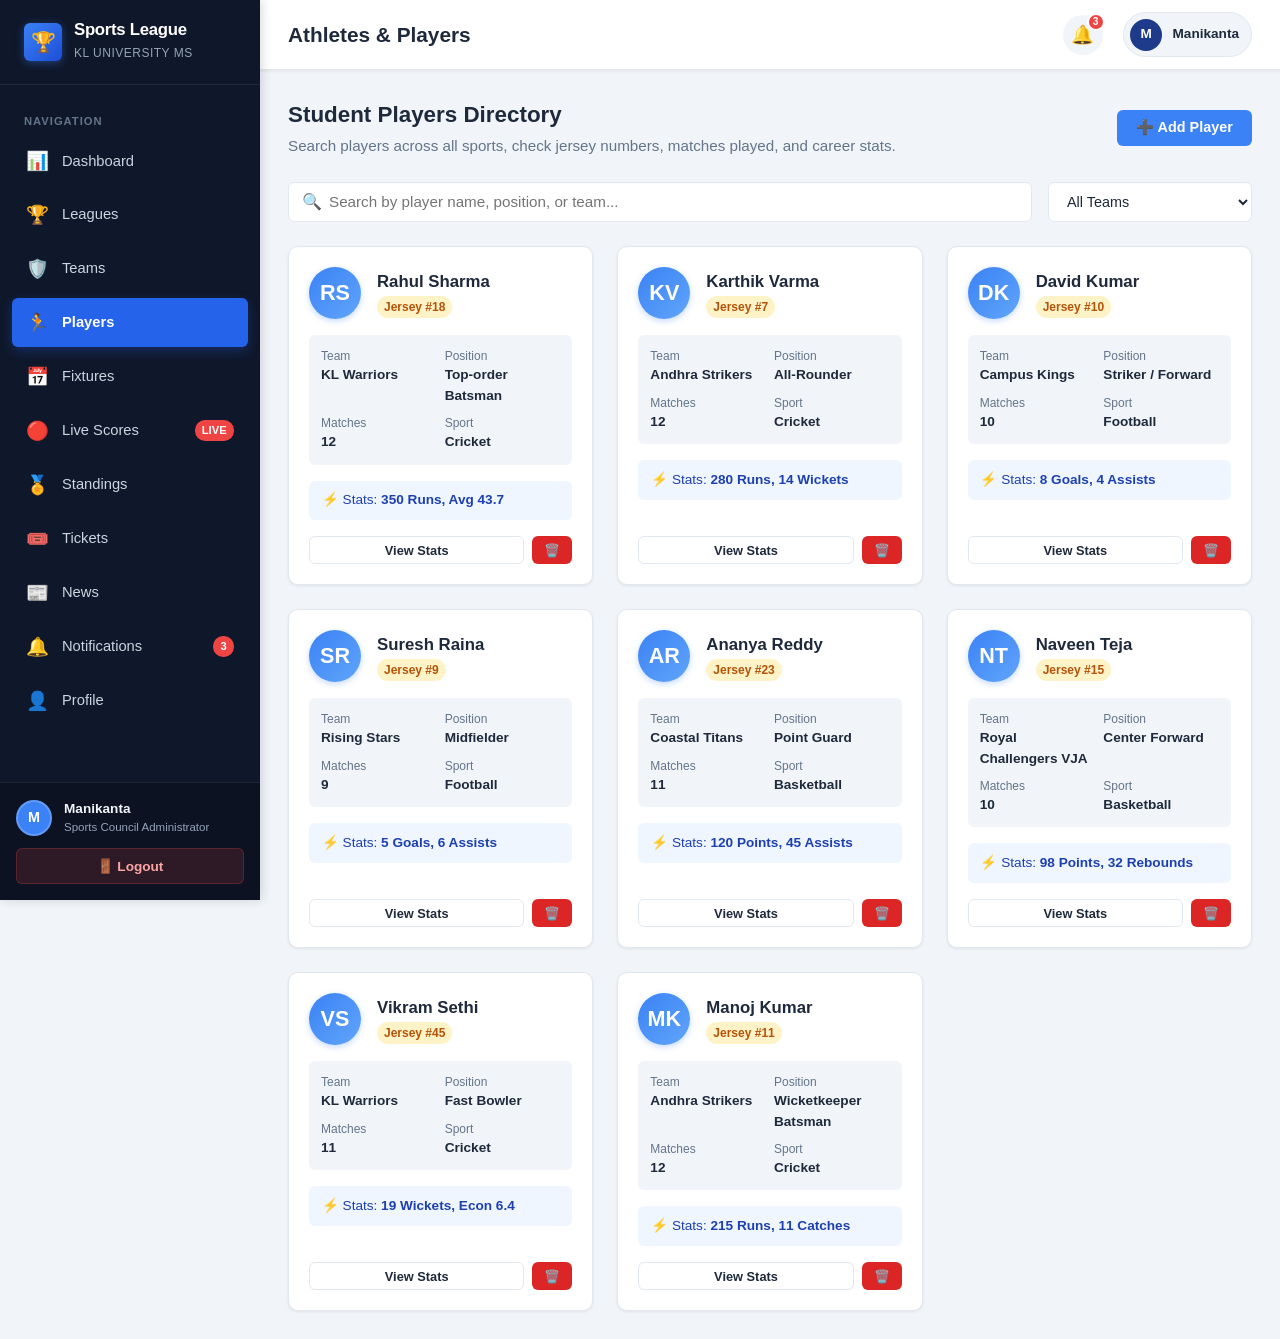
<file: Sports League Management System/players.html>
<!DOCTYPE html>
<html lang="en">
<head>
  <meta charset="UTF-8">
  <meta name="viewport" content="width=device-width, initial-scale=1.0">
  <meta name="description" content="Manage University Sports Players - Search rosters, jersey numbers, positions, and performance statistics.">
  <title>Players - Sports League Management System</title>
  <link rel="stylesheet" href="css/style.css">
</head>
<body>

  <div class="app-container">
    <!-- LEFT SIDEBAR -->
    <aside class="sidebar" id="appSidebar">
      <div class="sidebar-header">
        <div class="brand-logo">
          <div class="brand-icon">🏆</div>
          <div class="brand-text">
            <h2>Sports League</h2>
            <span>KL University MS</span>
          </div>
        </div>
        <button class="close-sidebar-btn" onclick="closeMobileSidebar()">✕</button>
      </div>

      <ul class="sidebar-menu">
        <li class="sidebar-label">Navigation</li>
        <li class="sidebar-item"><a href="dashboard.html" class="sidebar-link"><span class="sidebar-icon">📊</span> Dashboard</a></li>
        <li class="sidebar-item"><a href="leagues.html" class="sidebar-link"><span class="sidebar-icon">🏆</span> Leagues</a></li>
        <li class="sidebar-item"><a href="teams.html" class="sidebar-link"><span class="sidebar-icon">🛡️</span> Teams</a></li>
        <li class="sidebar-item"><a href="players.html" class="sidebar-link active"><span class="sidebar-icon">🏃</span> Players</a></li>
        <li class="sidebar-item"><a href="fixtures.html" class="sidebar-link"><span class="sidebar-icon">📅</span> Fixtures</a></li>
        <li class="sidebar-item"><a href="live-scores.html" class="sidebar-link"><span class="sidebar-icon">🔴</span> Live Scores <span class="sidebar-badge pulse">LIVE</span></a></li>
        <li class="sidebar-item"><a href="standings.html" class="sidebar-link"><span class="sidebar-icon">🏅</span> Standings</a></li>
        <li class="sidebar-item"><a href="tickets.html" class="sidebar-link"><span class="sidebar-icon">🎟️</span> Tickets</a></li>
        <li class="sidebar-item"><a href="news.html" class="sidebar-link"><span class="sidebar-icon">📰</span> News</a></li>
        <li class="sidebar-item"><a href="notifications.html" class="sidebar-link"><span class="sidebar-icon">🔔</span> Notifications <span class="sidebar-badge notification-count-badge">3</span></a></li>
        <li class="sidebar-item"><a href="profile.html" class="sidebar-link"><span class="sidebar-icon">👤</span> Profile</a></li>
      </ul>

      <div class="sidebar-footer">
        <div class="sidebar-user">
          <div class="user-avatar-sm user-avatar-circle">M</div>
          <div class="user-details-sm">
            <div class="user-name user-display-name">Manikanta</div>
            <div class="user-role user-display-role">Sports Admin</div>
          </div>
        </div>
        <button class="logout-btn" onclick="handleLogout()">🚪 Logout</button>
      </div>
    </aside>

    <!-- MAIN CONTENT -->
    <div class="main-wrapper">
      <header class="top-navbar">
        <div class="navbar-left">
          <button class="toggle-sidebar-btn" onclick="toggleMobileSidebar()">☰</button>
          <h2 class="page-heading">Athletes & Players</h2>
        </div>
        <div class="navbar-right">
          <a href="notifications.html" class="nav-link-btn">🔔<span class="nav-badge-count notification-count-badge">3</span></a>
          <a href="profile.html" class="user-profile-badge">
            <div class="avatar-circle user-avatar-circle">M</div>
            <span class="name user-display-name">Manikanta</span>
          </a>
        </div>
      </header>

      <main class="page-body">
        <div class="page-header-action">
          <div>
            <h2 style="font-size: 1.4rem;">Student Players Directory</h2>
            <p class="page-subtext">Search players across all sports, check jersey numbers, matches played, and career stats.</p>
          </div>
          <button class="btn btn-primary" onclick="openModal('addPlayerModal')">➕ Add Player</button>
        </div>

        <!-- Real-time Search & Filter Controls -->
        <div class="search-filter-bar">
          <div class="search-input-wrapper">
            <span class="search-icon-left">🔍</span>
            <input 
              type="text" 
              id="playerSearchInput" 
              class="search-input" 
              placeholder="Search by player name, position, or team..."
            >
          </div>
          <select id="playerTeamFilter" class="filter-select">
            <option value="all">All Teams</option>
            <!-- Populated dynamically by js/script.js -->
          </select>
        </div>

        <!-- Players Grid -->
        <div class="cards-grid" id="playersGrid">
          <!-- Populated dynamically by js/script.js -->
        </div>
      </main>
    </div>
  </div>

  <!-- Add Player Modal -->
  <div class="modal-overlay" id="addPlayerModal">
    <div class="modal-box">
      <div class="modal-header">
        <h3>🏃 Register New Player</h3>
        <button class="modal-close-btn" onclick="closeModal('addPlayerModal')">✕</button>
      </div>
      <form id="addPlayerForm">
        <div class="modal-body">
          <div class="form-group">
            <label class="form-label">Player Full Name</label>
            <input type="text" id="playerName" class="form-control" placeholder="e.g. Rahul Sharma" required>
          </div>
          <div class="form-group">
            <label class="form-label">Assigned Team</label>
            <select id="playerTeamSelect" class="form-control">
              <option value="KL Warriors">KL Warriors (Cricket)</option>
              <option value="Andhra Strikers">Andhra Strikers (Cricket)</option>
              <option value="Campus Kings">Campus Kings (Football)</option>
              <option value="Rising Stars">Rising Stars (Football)</option>
              <option value="Coastal Titans">Coastal Titans (Basketball)</option>
              <option value="Royal Challengers VJA">Royal Challengers VJA (Basketball)</option>
            </select>
          </div>
          <div style="display: grid; grid-template-columns: 1fr 1fr; gap: 1rem;">
            <div class="form-group">
              <label class="form-label">Jersey Number</label>
              <input type="number" id="playerJersey" class="form-control" value="18" min="1" max="99" required>
            </div>
            <div class="form-group">
              <label class="form-label">Sport Category</label>
              <select id="playerSport" class="form-control">
                <option value="Cricket">Cricket</option>
                <option value="Football">Football</option>
                <option value="Basketball">Basketball</option>
                <option value="Badminton">Badminton</option>
              </select>
            </div>
          </div>
          <div class="form-group">
            <label class="form-label">Playing Position</label>
            <input type="text" id="playerPosition" class="form-control" placeholder="e.g. Top-order Batsman / Striker" required>
          </div>
          <div style="display: grid; grid-template-columns: 1fr 2fr; gap: 1rem;">
            <div class="form-group">
              <label class="form-label">Matches</label>
              <input type="number" id="playerMatches" class="form-control" value="12" min="0">
            </div>
            <div class="form-group">
              <label class="form-label">Performance / Stats</label>
              <input type="text" id="playerPerformance" class="form-control" placeholder="e.g. 350 Runs, Avg 43.7" required>
            </div>
          </div>
        </div>
        <div class="modal-footer">
          <button type="button" class="btn btn-outline" onclick="closeModal('addPlayerModal')">Cancel</button>
          <button type="submit" class="btn btn-primary">Save Player</button>
        </div>
      </form>
    </div>
  </div>

  <script src="js/script.js"></script>
</body>
</html>
</file>
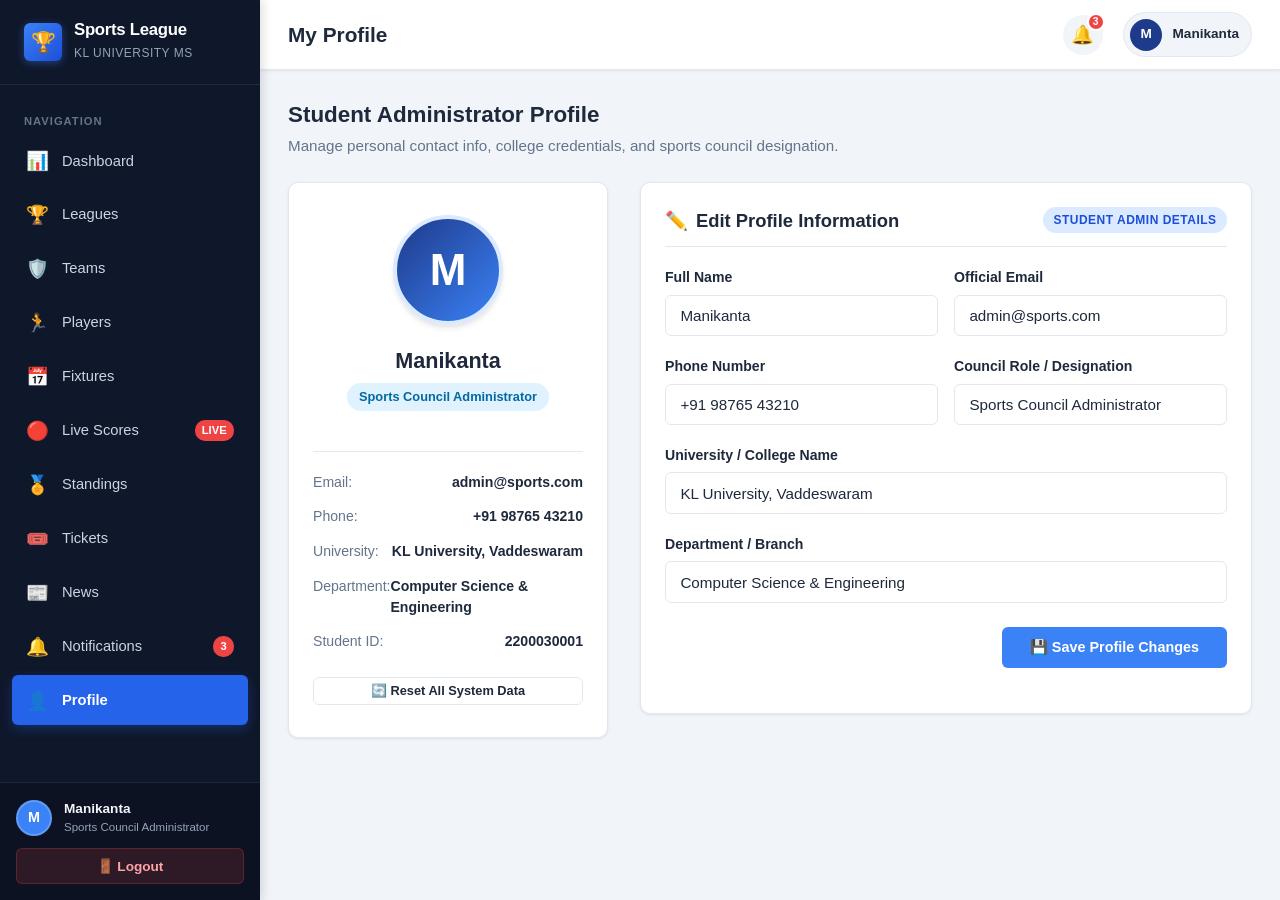
<file: Sports League Management System/profile.html>
<!DOCTYPE html>
<html lang="en">
<head>
  <meta charset="UTF-8">
  <meta name="viewport" content="width=device-width, initial-scale=1.0">
  <meta name="description" content="User Profile - Sports League Management System. View and update student administrator details.">
  <title>User Profile - Sports League Management System</title>
  <link rel="stylesheet" href="css/style.css">
</head>
<body>

  <div class="app-container">
    <!-- LEFT SIDEBAR -->
    <aside class="sidebar" id="appSidebar">
      <div class="sidebar-header">
        <div class="brand-logo">
          <div class="brand-icon">🏆</div>
          <div class="brand-text">
            <h2>Sports League</h2>
            <span>KL University MS</span>
          </div>
        </div>
        <button class="close-sidebar-btn" onclick="closeMobileSidebar()">✕</button>
      </div>

      <ul class="sidebar-menu">
        <li class="sidebar-label">Navigation</li>
        <li class="sidebar-item"><a href="dashboard.html" class="sidebar-link"><span class="sidebar-icon">📊</span> Dashboard</a></li>
        <li class="sidebar-item"><a href="leagues.html" class="sidebar-link"><span class="sidebar-icon">🏆</span> Leagues</a></li>
        <li class="sidebar-item"><a href="teams.html" class="sidebar-link"><span class="sidebar-icon">🛡️</span> Teams</a></li>
        <li class="sidebar-item"><a href="players.html" class="sidebar-link"><span class="sidebar-icon">🏃</span> Players</a></li>
        <li class="sidebar-item"><a href="fixtures.html" class="sidebar-link"><span class="sidebar-icon">📅</span> Fixtures</a></li>
        <li class="sidebar-item"><a href="live-scores.html" class="sidebar-link"><span class="sidebar-icon">🔴</span> Live Scores <span class="sidebar-badge pulse">LIVE</span></a></li>
        <li class="sidebar-item"><a href="standings.html" class="sidebar-link"><span class="sidebar-icon">🏅</span> Standings</a></li>
        <li class="sidebar-item"><a href="tickets.html" class="sidebar-link"><span class="sidebar-icon">🎟️</span> Tickets</a></li>
        <li class="sidebar-item"><a href="news.html" class="sidebar-link"><span class="sidebar-icon">📰</span> News</a></li>
        <li class="sidebar-item"><a href="notifications.html" class="sidebar-link"><span class="sidebar-icon">🔔</span> Notifications <span class="sidebar-badge notification-count-badge">3</span></a></li>
        <li class="sidebar-item"><a href="profile.html" class="sidebar-link active"><span class="sidebar-icon">👤</span> Profile</a></li>
      </ul>

      <div class="sidebar-footer">
        <div class="sidebar-user">
          <div class="user-avatar-sm user-avatar-circle">M</div>
          <div class="user-details-sm">
            <div class="user-name user-display-name">Manikanta</div>
            <div class="user-role user-display-role">Sports Admin</div>
          </div>
        </div>
        <button class="logout-btn" onclick="handleLogout()">🚪 Logout</button>
      </div>
    </aside>

    <!-- MAIN CONTENT -->
    <div class="main-wrapper">
      <header class="top-navbar">
        <div class="navbar-left">
          <button class="toggle-sidebar-btn" onclick="toggleMobileSidebar()">☰</button>
          <h2 class="page-heading">My Profile</h2>
        </div>
        <div class="navbar-right">
          <a href="notifications.html" class="nav-link-btn">🔔<span class="nav-badge-count notification-count-badge">3</span></a>
          <a href="profile.html" class="user-profile-badge">
            <div class="avatar-circle user-avatar-circle">M</div>
            <span class="name user-display-name">Manikanta</span>
          </a>
        </div>
      </header>

      <main class="page-body">
        <div class="page-header-action">
          <div>
            <h2 style="font-size: 1.4rem;">Student Administrator Profile</h2>
            <p class="page-subtext">Manage personal contact info, college credentials, and sports council designation.</p>
          </div>
        </div>

        <div class="profile-container">
          <!-- Profile View Card -->
          <div class="profile-card">
            <div class="profile-avatar-large user-avatar-circle">M</div>
            <h3 class="profile-name" id="profileCardName">Manikanta</h3>
            <span class="profile-badge-role" id="profileCardRole">Sports Council Administrator</span>

            <div class="profile-info-list">
              <div class="profile-info-row">
                <span class="label">Email:</span>
                <span class="val" id="profileCardEmail">admin@sports.com</span>
              </div>
              <div class="profile-info-row">
                <span class="label">Phone:</span>
                <span class="val" id="profileCardPhone">+91 98765 43210</span>
              </div>
              <div class="profile-info-row">
                <span class="label">University:</span>
                <span class="val" id="profileCardCollege">KL University, Vaddeswaram</span>
              </div>
              <div class="profile-info-row">
                <span class="label">Department:</span>
                <span class="val" id="profileCardDept">Computer Science (CSE)</span>
              </div>
              <div class="profile-info-row">
                <span class="label">Student ID:</span>
                <span class="val" id="profileCardStudentId">2200030001</span>
              </div>
            </div>

            <div style="margin-top: 1.5rem;">
              <button class="btn btn-outline btn-sm" style="width: 100%;" onclick="resetAllData()">🔄 Reset All System Data</button>
            </div>
          </div>

          <!-- Edit Profile Form Card -->
          <div class="card-box">
            <div class="card-box-header">
              <h3><span>✏️</span> Edit Profile Information</h3>
              <span class="badge badge-sport">Student Admin Details</span>
            </div>

            <form id="editProfileForm">
              <div style="display: grid; grid-template-columns: 1fr 1fr; gap: 1rem;">
                <div class="form-group">
                  <label class="form-label">Full Name</label>
                  <input type="text" id="profileInputName" class="form-control" required>
                </div>
                <div class="form-group">
                  <label class="form-label">Official Email</label>
                  <input type="email" id="profileInputEmail" class="form-control" required>
                </div>
              </div>

              <div style="display: grid; grid-template-columns: 1fr 1fr; gap: 1rem;">
                <div class="form-group">
                  <label class="form-label">Phone Number</label>
                  <input type="text" id="profileInputPhone" class="form-control" required>
                </div>
                <div class="form-group">
                  <label class="form-label">Council Role / Designation</label>
                  <input type="text" id="profileInputRole" class="form-control" required>
                </div>
              </div>

              <div class="form-group">
                <label class="form-label">University / College Name</label>
                <input type="text" id="profileInputCollege" class="form-control" required>
              </div>

              <div class="form-group">
                <label class="form-label">Department / Branch</label>
                <input type="text" id="profileInputDept" class="form-control" required>
              </div>

              <div style="display: flex; justify-content: flex-end; gap: 0.75rem; margin-top: 1.5rem;">
                <button type="submit" class="btn btn-primary" style="padding: 0.75rem 1.75rem;">
                  💾 Save Profile Changes
                </button>
              </div>
            </form>
          </div>
        </div>

      </main>
    </div>
  </div>

  <script src="js/script.js"></script>
</body>
</html>
</file>
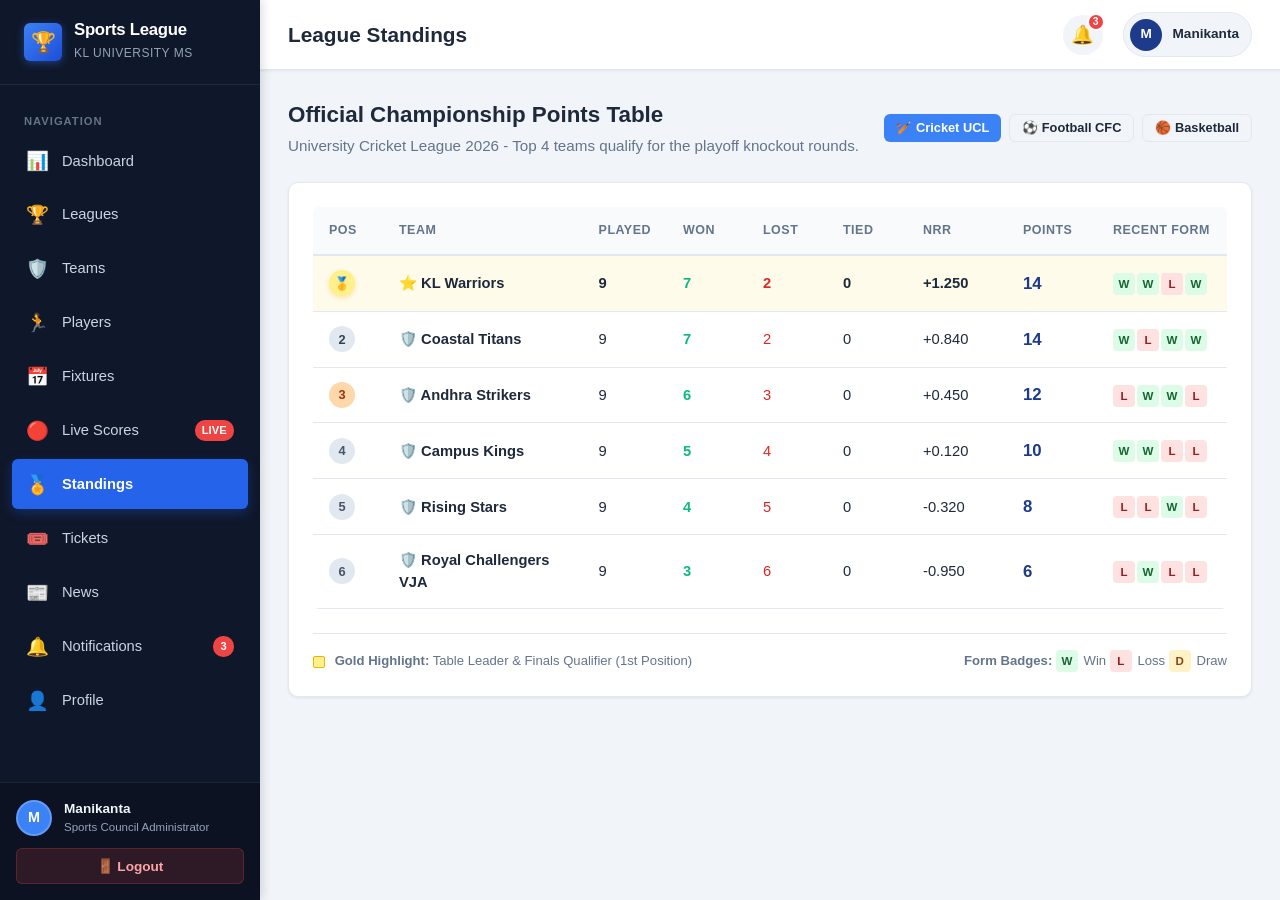
<file: Sports League Management System/standings.html>
<!DOCTYPE html>
<html lang="en">
<head>
  <meta charset="UTF-8">
  <meta name="viewport" content="width=device-width, initial-scale=1.0">
  <meta name="description" content="League Standings & Points Table - Sports League Management System. Track team rankings, win/loss stats, and tournament points.">
  <title>Standings - Sports League Management System</title>
  <link rel="stylesheet" href="css/style.css">
</head>
<body>

  <div class="app-container">
    <!-- LEFT SIDEBAR -->
    <aside class="sidebar" id="appSidebar">
      <div class="sidebar-header">
        <div class="brand-logo">
          <div class="brand-icon">🏆</div>
          <div class="brand-text">
            <h2>Sports League</h2>
            <span>KL University MS</span>
          </div>
        </div>
        <button class="close-sidebar-btn" onclick="closeMobileSidebar()">✕</button>
      </div>

      <ul class="sidebar-menu">
        <li class="sidebar-label">Navigation</li>
        <li class="sidebar-item"><a href="dashboard.html" class="sidebar-link"><span class="sidebar-icon">📊</span> Dashboard</a></li>
        <li class="sidebar-item"><a href="leagues.html" class="sidebar-link"><span class="sidebar-icon">🏆</span> Leagues</a></li>
        <li class="sidebar-item"><a href="teams.html" class="sidebar-link"><span class="sidebar-icon">🛡️</span> Teams</a></li>
        <li class="sidebar-item"><a href="players.html" class="sidebar-link"><span class="sidebar-icon">🏃</span> Players</a></li>
        <li class="sidebar-item"><a href="fixtures.html" class="sidebar-link"><span class="sidebar-icon">📅</span> Fixtures</a></li>
        <li class="sidebar-item"><a href="live-scores.html" class="sidebar-link"><span class="sidebar-icon">🔴</span> Live Scores <span class="sidebar-badge pulse">LIVE</span></a></li>
        <li class="sidebar-item"><a href="standings.html" class="sidebar-link active"><span class="sidebar-icon">🏅</span> Standings</a></li>
        <li class="sidebar-item"><a href="tickets.html" class="sidebar-link"><span class="sidebar-icon">🎟️</span> Tickets</a></li>
        <li class="sidebar-item"><a href="news.html" class="sidebar-link"><span class="sidebar-icon">📰</span> News</a></li>
        <li class="sidebar-item"><a href="notifications.html" class="sidebar-link"><span class="sidebar-icon">🔔</span> Notifications <span class="sidebar-badge notification-count-badge">3</span></a></li>
        <li class="sidebar-item"><a href="profile.html" class="sidebar-link"><span class="sidebar-icon">👤</span> Profile</a></li>
      </ul>

      <div class="sidebar-footer">
        <div class="sidebar-user">
          <div class="user-avatar-sm user-avatar-circle">M</div>
          <div class="user-details-sm">
            <div class="user-name user-display-name">Manikanta</div>
            <div class="user-role user-display-role">Sports Admin</div>
          </div>
        </div>
        <button class="logout-btn" onclick="handleLogout()">🚪 Logout</button>
      </div>
    </aside>

    <!-- MAIN CONTENT -->
    <div class="main-wrapper">
      <header class="top-navbar">
        <div class="navbar-left">
          <button class="toggle-sidebar-btn" onclick="toggleMobileSidebar()">☰</button>
          <h2 class="page-heading">League Standings</h2>
        </div>
        <div class="navbar-right">
          <a href="notifications.html" class="nav-link-btn">🔔<span class="nav-badge-count notification-count-badge">3</span></a>
          <a href="profile.html" class="user-profile-badge">
            <div class="avatar-circle user-avatar-circle">M</div>
            <span class="name user-display-name">Manikanta</span>
          </a>
        </div>
      </header>

      <main class="page-body">
        <div class="page-header-action">
          <div>
            <h2 style="font-size: 1.4rem;">Official Championship Points Table</h2>
            <p class="page-subtext">University Cricket League 2026 - Top 4 teams qualify for the playoff knockout rounds.</p>
          </div>
          <div style="display: flex; gap: 0.5rem;">
            <button class="btn btn-primary btn-sm">🏏 Cricket UCL</button>
            <button class="btn btn-outline btn-sm" onclick="alert('Football Standings table preview is ready.')">⚽ Football CFC</button>
            <button class="btn btn-outline btn-sm" onclick="alert('Basketball Standings table preview is ready.')">🏀 Basketball</button>
          </div>
        </div>

        <!-- Standings Table Box -->
        <div class="card-box">
          <div class="table-responsive">
            <table class="custom-table">
              <thead>
                <tr>
                  <th style="width: 70px;">Pos</th>
                  <th>Team</th>
                  <th style="width: 80px;">Played</th>
                  <th style="width: 80px;">Won</th>
                  <th style="width: 80px;">Lost</th>
                  <th style="width: 80px;">Tied</th>
                  <th style="width: 100px;">NRR</th>
                  <th style="width: 90px;">Points</th>
                  <th style="width: 130px;">Recent Form</th>
                </tr>
              </thead>
              <tbody id="standingsTableBody">
                <!-- Populated dynamically by js/script.js -->
              </tbody>
            </table>
          </div>

          <!-- Table Legend / Key Details -->
          <div style="margin-top: 1.5rem; padding-top: 1rem; border-top: 1px solid var(--border-color); display: flex; flex-wrap: wrap; justify-content: space-between; align-items: center; gap: 1rem; font-size: 0.82rem; color: var(--text-muted);">
            <div>
              <span style="display: inline-block; width: 12px; height: 12px; background: #fef08a; border: 1px solid #eab308; border-radius: 2px; margin-right: 6px; vertical-align: middle;"></span>
              <strong>Gold Highlight:</strong> Table Leader & Finals Qualifier (1st Position)
            </div>
            <div>
              <strong>Form Badges:</strong>
              <span class="form-badge-pill form-w">W</span> Win
              <span class="form-badge-pill form-l">L</span> Loss
              <span class="form-badge-pill form-d">D</span> Draw
            </div>
          </div>
        </div>

      </main>
    </div>
  </div>

  <script src="js/script.js"></script>
</body>
</html>
</file>
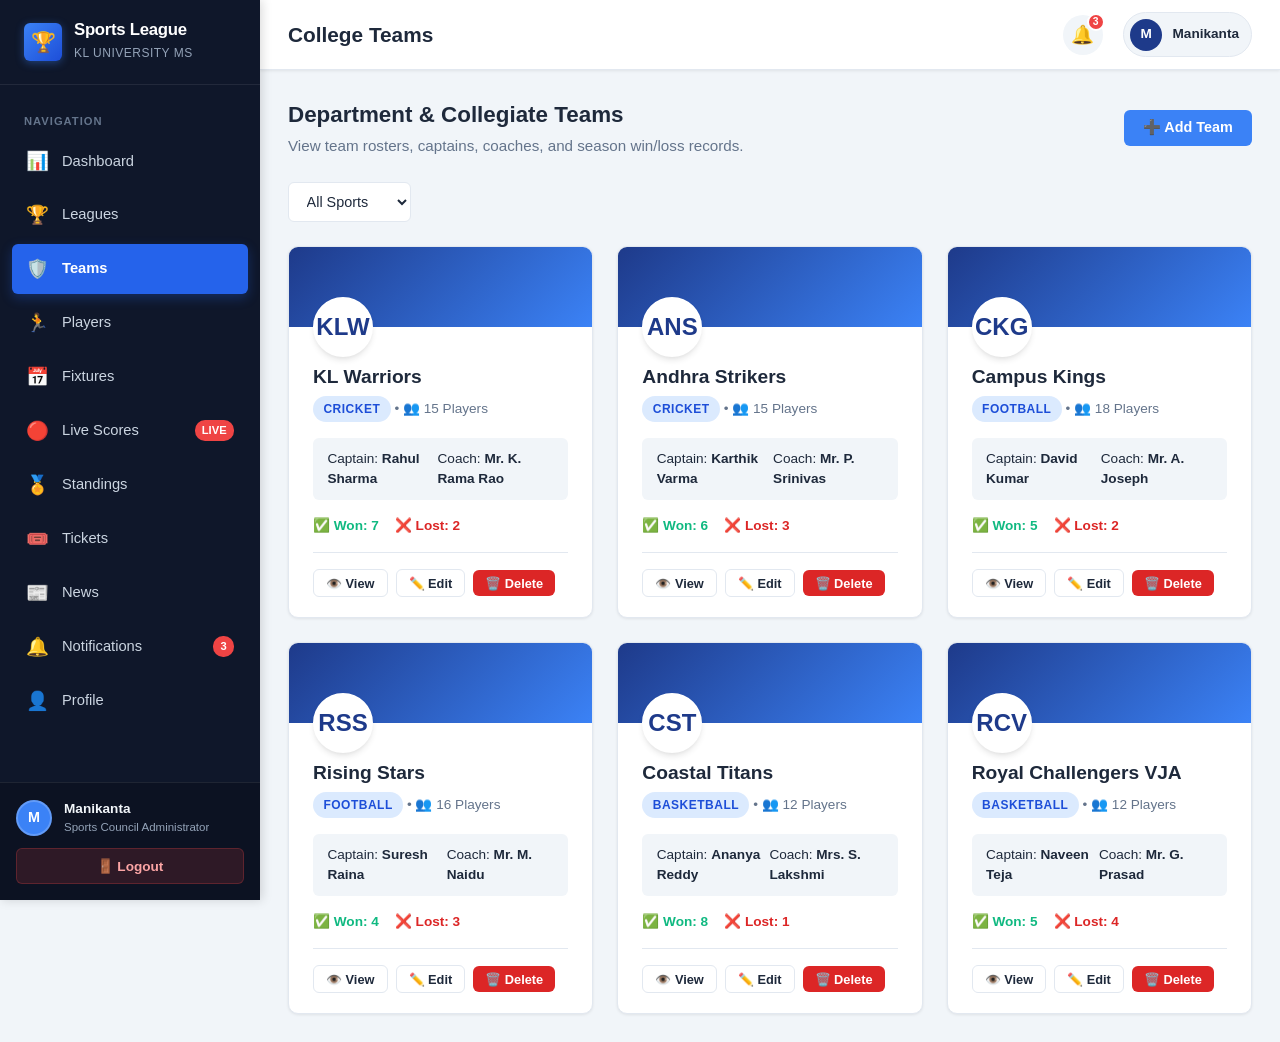
<file: Sports League Management System/teams.html>
<!DOCTYPE html>
<html lang="en">
<head>
  <meta charset="UTF-8">
  <meta name="viewport" content="width=device-width, initial-scale=1.0">
  <meta name="description" content="Manage University Sports Teams - Captains, coaches, rosters, and win/loss records.">
  <title>Teams - Sports League Management System</title>
  <link rel="stylesheet" href="css/style.css">
</head>
<body>

  <div class="app-container">
    <!-- LEFT SIDEBAR -->
    <aside class="sidebar" id="appSidebar">
      <div class="sidebar-header">
        <div class="brand-logo">
          <div class="brand-icon">🏆</div>
          <div class="brand-text">
            <h2>Sports League</h2>
            <span>KL University MS</span>
          </div>
        </div>
        <button class="close-sidebar-btn" onclick="closeMobileSidebar()">✕</button>
      </div>

      <ul class="sidebar-menu">
        <li class="sidebar-label">Navigation</li>
        <li class="sidebar-item"><a href="dashboard.html" class="sidebar-link"><span class="sidebar-icon">📊</span> Dashboard</a></li>
        <li class="sidebar-item"><a href="leagues.html" class="sidebar-link"><span class="sidebar-icon">🏆</span> Leagues</a></li>
        <li class="sidebar-item"><a href="teams.html" class="sidebar-link active"><span class="sidebar-icon">🛡️</span> Teams</a></li>
        <li class="sidebar-item"><a href="players.html" class="sidebar-link"><span class="sidebar-icon">🏃</span> Players</a></li>
        <li class="sidebar-item"><a href="fixtures.html" class="sidebar-link"><span class="sidebar-icon">📅</span> Fixtures</a></li>
        <li class="sidebar-item"><a href="live-scores.html" class="sidebar-link"><span class="sidebar-icon">🔴</span> Live Scores <span class="sidebar-badge pulse">LIVE</span></a></li>
        <li class="sidebar-item"><a href="standings.html" class="sidebar-link"><span class="sidebar-icon">🏅</span> Standings</a></li>
        <li class="sidebar-item"><a href="tickets.html" class="sidebar-link"><span class="sidebar-icon">🎟️</span> Tickets</a></li>
        <li class="sidebar-item"><a href="news.html" class="sidebar-link"><span class="sidebar-icon">📰</span> News</a></li>
        <li class="sidebar-item"><a href="notifications.html" class="sidebar-link"><span class="sidebar-icon">🔔</span> Notifications <span class="sidebar-badge notification-count-badge">3</span></a></li>
        <li class="sidebar-item"><a href="profile.html" class="sidebar-link"><span class="sidebar-icon">👤</span> Profile</a></li>
      </ul>

      <div class="sidebar-footer">
        <div class="sidebar-user">
          <div class="user-avatar-sm user-avatar-circle">M</div>
          <div class="user-details-sm">
            <div class="user-name user-display-name">Manikanta</div>
            <div class="user-role user-display-role">Sports Admin</div>
          </div>
        </div>
        <button class="logout-btn" onclick="handleLogout()">🚪 Logout</button>
      </div>
    </aside>

    <!-- MAIN CONTENT -->
    <div class="main-wrapper">
      <header class="top-navbar">
        <div class="navbar-left">
          <button class="toggle-sidebar-btn" onclick="toggleMobileSidebar()">☰</button>
          <h2 class="page-heading">College Teams</h2>
        </div>
        <div class="navbar-right">
          <a href="notifications.html" class="nav-link-btn">🔔<span class="nav-badge-count notification-count-badge">3</span></a>
          <a href="profile.html" class="user-profile-badge">
            <div class="avatar-circle user-avatar-circle">M</div>
            <span class="name user-display-name">Manikanta</span>
          </a>
        </div>
      </header>

      <main class="page-body">
        <div class="page-header-action">
          <div>
            <h2 style="font-size: 1.4rem;">Department & Collegiate Teams</h2>
            <p class="page-subtext">View team rosters, captains, coaches, and season win/loss records.</p>
          </div>
          <button class="btn btn-primary" onclick="openModal('addTeamModal')">➕ Add Team</button>
        </div>

        <!-- Filter Bar -->
        <div class="search-filter-bar">
          <select id="teamSportFilter" class="filter-select" onchange="renderTeams(this.value)">
            <option value="all">All Sports</option>
            <option value="Cricket">Cricket</option>
            <option value="Football">Football</option>
            <option value="Basketball">Basketball</option>
          </select>
        </div>

        <!-- Teams Grid Cards -->
        <div class="cards-grid" id="teamsGrid">
          <!-- Populated dynamically by js/script.js -->
        </div>
      </main>
    </div>
  </div>

  <!-- Add Team Modal -->
  <div class="modal-overlay" id="addTeamModal">
    <div class="modal-box">
      <div class="modal-header">
        <h3>🛡️ Register New Team</h3>
        <button class="modal-close-btn" onclick="closeModal('addTeamModal')">✕</button>
      </div>
      <form id="addTeamForm">
        <div class="modal-body">
          <div class="form-group">
            <label class="form-label">Team Name</label>
            <input type="text" id="teamName" class="form-control" placeholder="e.g. KL Warriors" required>
          </div>
          <div class="form-group">
            <label class="form-label">Sport Category</label>
            <select id="teamSport" class="form-control">
              <option value="Cricket">Cricket</option>
              <option value="Football">Football</option>
              <option value="Basketball">Basketball</option>
              <option value="Badminton">Badminton</option>
            </select>
          </div>
          <div class="form-group">
            <label class="form-label">Team Captain</label>
            <input type="text" id="teamCaptain" class="form-control" placeholder="e.g. Rahul Sharma" required>
          </div>
          <div class="form-group">
            <label class="form-label">Head Coach</label>
            <input type="text" id="teamCoach" class="form-control" placeholder="e.g. Mr. K. Rama Rao" required>
          </div>
          <div class="form-group">
            <label class="form-label">Number of Registered Players</label>
            <input type="number" id="teamPlayersCount" class="form-control" value="15" min="5" max="30" required>
          </div>
          <div style="display: grid; grid-template-columns: 1fr 1fr; gap: 1rem;">
            <div class="form-group">
              <label class="form-label">Wins</label>
              <input type="number" id="teamWins" class="form-control" value="0" min="0">
            </div>
            <div class="form-group">
              <label class="form-label">Losses</label>
              <input type="number" id="teamLosses" class="form-control" value="0" min="0">
            </div>
          </div>
        </div>
        <div class="modal-footer">
          <button type="button" class="btn btn-outline" onclick="closeModal('addTeamModal')">Cancel</button>
          <button type="submit" class="btn btn-primary">Save Team</button>
        </div>
      </form>
    </div>
  </div>

  <script src="js/script.js"></script>
</body>
</html>
</file>
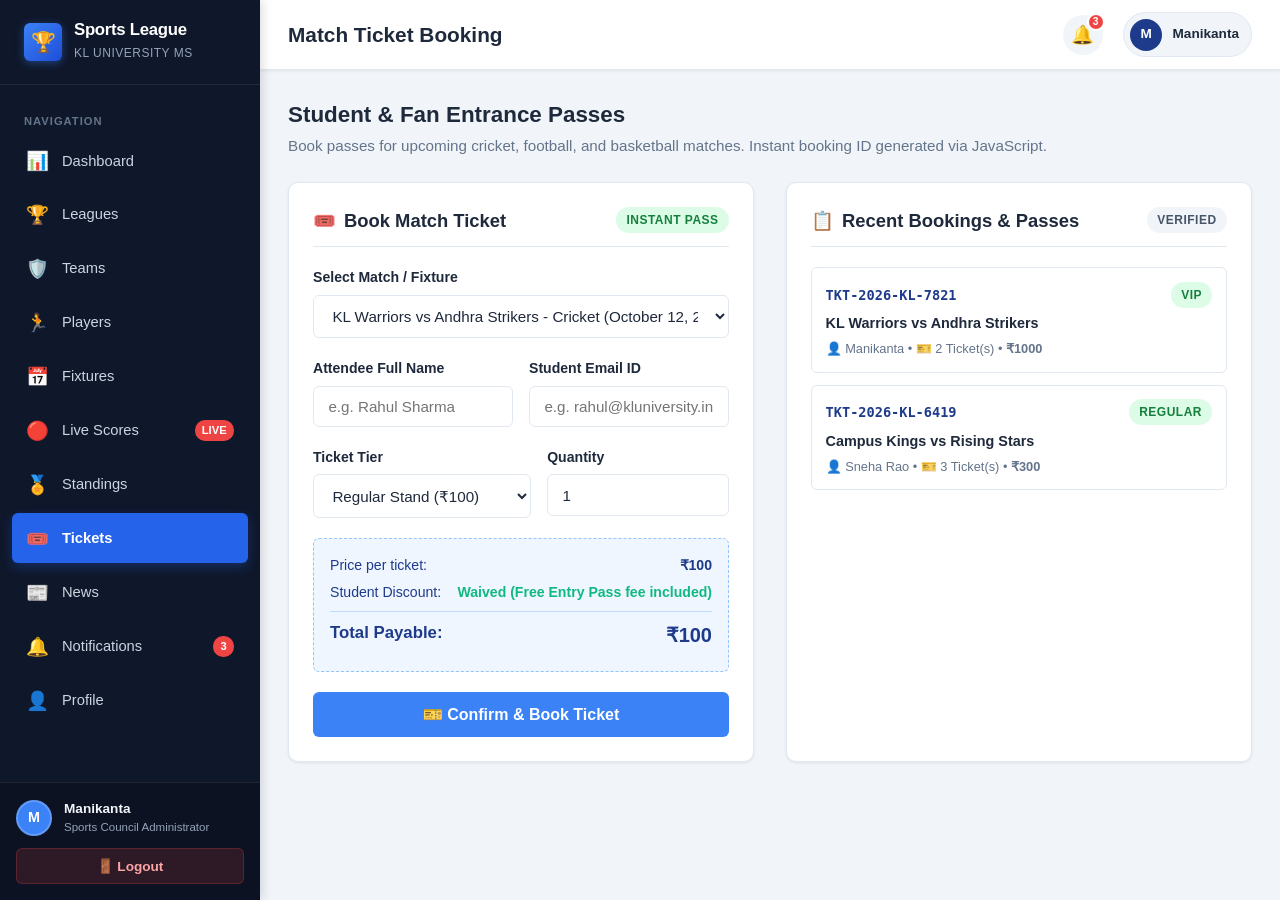
<file: Sports League Management System/tickets.html>
<!DOCTYPE html>
<html lang="en">
<head>
  <meta charset="UTF-8">
  <meta name="viewport" content="width=device-width, initial-scale=1.0">
  <meta name="description" content="Ticket Booking - Sports League Management System. Book student passes for college sports tournaments.">
  <title>Ticket Booking - Sports League Management System</title>
  <link rel="stylesheet" href="css/style.css">
</head>
<body>

  <div class="app-container">
    <!-- LEFT SIDEBAR -->
    <aside class="sidebar" id="appSidebar">
      <div class="sidebar-header">
        <div class="brand-logo">
          <div class="brand-icon">🏆</div>
          <div class="brand-text">
            <h2>Sports League</h2>
            <span>KL University MS</span>
          </div>
        </div>
        <button class="close-sidebar-btn" onclick="closeMobileSidebar()">✕</button>
      </div>

      <ul class="sidebar-menu">
        <li class="sidebar-label">Navigation</li>
        <li class="sidebar-item"><a href="dashboard.html" class="sidebar-link"><span class="sidebar-icon">📊</span> Dashboard</a></li>
        <li class="sidebar-item"><a href="leagues.html" class="sidebar-link"><span class="sidebar-icon">🏆</span> Leagues</a></li>
        <li class="sidebar-item"><a href="teams.html" class="sidebar-link"><span class="sidebar-icon">🛡️</span> Teams</a></li>
        <li class="sidebar-item"><a href="players.html" class="sidebar-link"><span class="sidebar-icon">🏃</span> Players</a></li>
        <li class="sidebar-item"><a href="fixtures.html" class="sidebar-link"><span class="sidebar-icon">📅</span> Fixtures</a></li>
        <li class="sidebar-item"><a href="live-scores.html" class="sidebar-link"><span class="sidebar-icon">🔴</span> Live Scores <span class="sidebar-badge pulse">LIVE</span></a></li>
        <li class="sidebar-item"><a href="standings.html" class="sidebar-link"><span class="sidebar-icon">🏅</span> Standings</a></li>
        <li class="sidebar-item"><a href="tickets.html" class="sidebar-link active"><span class="sidebar-icon">🎟️</span> Tickets</a></li>
        <li class="sidebar-item"><a href="news.html" class="sidebar-link"><span class="sidebar-icon">📰</span> News</a></li>
        <li class="sidebar-item"><a href="notifications.html" class="sidebar-link"><span class="sidebar-icon">🔔</span> Notifications <span class="sidebar-badge notification-count-badge">3</span></a></li>
        <li class="sidebar-item"><a href="profile.html" class="sidebar-link"><span class="sidebar-icon">👤</span> Profile</a></li>
      </ul>

      <div class="sidebar-footer">
        <div class="sidebar-user">
          <div class="user-avatar-sm user-avatar-circle">M</div>
          <div class="user-details-sm">
            <div class="user-name user-display-name">Manikanta</div>
            <div class="user-role user-display-role">Sports Admin</div>
          </div>
        </div>
        <button class="logout-btn" onclick="handleLogout()">🚪 Logout</button>
      </div>
    </aside>

    <!-- MAIN CONTENT -->
    <div class="main-wrapper">
      <header class="top-navbar">
        <div class="navbar-left">
          <button class="toggle-sidebar-btn" onclick="toggleMobileSidebar()">☰</button>
          <h2 class="page-heading">Match Ticket Booking</h2>
        </div>
        <div class="navbar-right">
          <a href="notifications.html" class="nav-link-btn">🔔<span class="nav-badge-count notification-count-badge">3</span></a>
          <a href="profile.html" class="user-profile-badge">
            <div class="avatar-circle user-avatar-circle">M</div>
            <span class="name user-display-name">Manikanta</span>
          </a>
        </div>
      </header>

      <main class="page-body">
        <div class="page-header-action">
          <div>
            <h2 style="font-size: 1.4rem;">Student & Fan Entrance Passes</h2>
            <p class="page-subtext">Book passes for upcoming cricket, football, and basketball matches. Instant booking ID generated via JavaScript.</p>
          </div>
        </div>

        <div class="ticket-page-layout">
          <!-- Ticket Booking Form Card -->
          <div class="card-box">
            <div class="card-box-header">
              <h3><span>🎟️</span> Book Match Ticket</h3>
              <span class="badge badge-active">Instant Pass</span>
            </div>

            <form id="ticketBookingForm">
              <!-- Match Selector -->
              <div class="form-group">
                <label for="ticketMatchSelect" class="form-label">Select Match / Fixture</label>
                <select id="ticketMatchSelect" class="form-control" required>
                  <!-- Populated dynamically by js/script.js -->
                </select>
              </div>

              <!-- Name & Email -->
              <div style="display: grid; grid-template-columns: 1fr 1fr; gap: 1rem;">
                <div class="form-group">
                  <label for="ticketName" class="form-label">Attendee Full Name</label>
                  <input type="text" id="ticketName" class="form-control" placeholder="e.g. Rahul Sharma" required>
                </div>
                <div class="form-group">
                  <label for="ticketEmail" class="form-label">Student Email ID</label>
                  <input type="email" id="ticketEmail" class="form-control" placeholder="e.g. rahul@kluniversity.in" required>
                </div>
              </div>

              <!-- Ticket Type & Quantity -->
              <div style="display: grid; grid-template-columns: 1.2fr 1fr; gap: 1rem;">
                <div class="form-group">
                  <label for="ticketType" class="form-label">Ticket Tier</label>
                  <select id="ticketType" class="form-control">
                    <option value="Regular">Regular Stand (₹100)</option>
                    <option value="Premium">Premium Pavilion (₹250)</option>
                    <option value="VIP">VIP Lounge & Hospitality (₹500)</option>
                  </select>
                </div>
                <div class="form-group">
                  <label for="ticketCount" class="form-label">Quantity</label>
                  <input type="number" id="ticketCount" class="form-control" value="1" min="1" max="10" required>
                </div>
              </div>

              <!-- Real-time Price Calculation Summary Box -->
              <div class="ticket-calc-box">
                <div class="ticket-calc-row">
                  <span>Price per ticket:</span>
                  <strong id="calcUnitPrice">₹100</strong>
                </div>
                <div class="ticket-calc-row">
                  <span>Student Discount:</span>
                  <span style="color: var(--success); font-weight: 600;">Waived (Free Entry Pass fee included)</span>
                </div>
                <div class="ticket-calc-row total">
                  <span>Total Payable:</span>
                  <span id="calcTotalAmount" style="color: var(--primary); font-size: 1.25rem;">₹100</span>
                </div>
              </div>

              <!-- Submit Button -->
              <button type="submit" class="btn btn-primary" style="width: 100%; padding: 0.8rem; font-size: 1rem;">
                🎫 Confirm & Book Ticket
              </button>
            </form>
          </div>

          <!-- Recent Bookings List Card -->
          <div class="card-box">
            <div class="card-box-header">
              <h3><span>📋</span> Recent Bookings & Passes</h3>
              <span class="badge badge-completed">Verified</span>
            </div>
            <div id="recentBookingsList">
              <!-- Populated dynamically by js/script.js -->
            </div>
          </div>
        </div>

      </main>
    </div>
  </div>

  <!-- Ticket Confirmation Modal with Digital E-Pass -->
  <div class="modal-overlay" id="ticketSuccessModal">
    <div class="modal-box" style="max-width: 480px;">
      <div class="modal-header">
        <h3>🎉 Ticket Booked Successfully!</h3>
        <button class="modal-close-btn" onclick="closeModal('ticketSuccessModal')">✕</button>
      </div>
      <div class="modal-body">
        <p style="color: var(--success); font-weight: 600; margin-bottom: 1rem; font-size: 0.95rem;">
          ✅ Your entry ticket has been confirmed and registered in the system.
        </p>

        <!-- Digital E-Ticket Preview -->
        <div id="digitalTicketPreview"></div>
      </div>
      <div class="modal-footer">
        <button type="button" class="btn btn-outline" onclick="closeModal('ticketSuccessModal')">Close</button>
        <button type="button" class="btn btn-primary" onclick="window.print()">🖨️ Print E-Pass</button>
      </div>
    </div>
  </div>

  <script src="js/script.js"></script>
</body>
</html>
</file>
<file: Sports League Management System/css/style.css>
/* 
  =============================================================================
  SPORTS LEAGUE MANAGEMENT SYSTEM - MAIN STYLESHEET
  Frontend Student Project: College Sports League Management
  Technologies: Pure Vanilla CSS (No Frameworks, No Bootstrap, No Tailwind)
  Author: B.Tech Student
  =============================================================================
*/

/* -------------------------------------------------------------
   1. CSS VARIABLES (DESIGN SYSTEM & PALETTE)
------------------------------------------------------------- */
:root {
  /* Sports League Primary Colors */
  --primary: #1e3a8a;          /* Deep Athletic Navy Blue */
  --primary-dark: #0f172a;     /* Dark Slate Header/Sidebar */
  --primary-light: #3b82f6;    /* Vibrant Royal Blue */
  --accent: #f59e0b;           /* Trophy Gold / Athletic Orange */
  --accent-hover: #d97706;     /* Darker Gold */
  
  /* Status Colors */
  --live-red: #ef4444;         /* Pulsing Live indicator */
  --success: #10b981;          /* Win / Active / Success Green */
  --warning: #f97316;          /* Upcoming / Scheduled Orange */
  --danger: #dc2626;           /* Delete / Loss / Error Red */
  
  /* Background & Surface Colors */
  --bg-main: #f1f5f9;          /* Soft modern off-white background */
  --bg-card: #ffffff;          /* White card surface */
  --bg-sidebar: #0f172a;       /* Dark sidebar background */
  --bg-sidebar-hover: #1e293b; /* Sidebar item hover */
  --bg-sidebar-active: #2563eb;/* Sidebar item active */
  
  /* Typography Colors */
  --text-main: #1e293b;        /* Charcoal main heading/body text */
  --text-muted: #64748b;       /* Subtle muted text */
  --text-light: #94a3b8;       /* Very light grey text */
  --text-white: #ffffff;       /* Pure white text */
  
  /* Borders & Shadows */
  --border-color: #e2e8f0;     /* Crisp light border */
  --shadow-sm: 0 1px 3px rgba(0, 0, 0, 0.08);
  --shadow-md: 0 4px 6px -1px rgba(0, 0, 0, 0.1), 0 2px 4px -2px rgba(0, 0, 0, 0.06);
  --shadow-lg: 0 10px 15px -3px rgba(0, 0, 0, 0.1), 0 4px 6px -4px rgba(0, 0, 0, 0.08);
  --shadow-hover: 0 12px 20px -3px rgba(37, 99, 235, 0.15);
  
  /* Sizing & Transitions */
  --sidebar-width: 260px;
  --header-height: 70px;
  --radius-sm: 6px;
  --radius-md: 10px;
  --radius-lg: 16px;
  --transition: all 0.25s ease-in-out;
}

/* -------------------------------------------------------------
   2. GLOBAL RESET & BASE STYLES
------------------------------------------------------------- */
* {
  margin: 0;
  padding: 0;
  box-sizing: border-box;
  font-family: 'Segoe UI', -apple-system, BlinkMacSystemFont, Roboto, Helvetica, Arial, sans-serif;
}

body {
  background-color: var(--bg-main);
  color: var(--text-main);
  line-height: 1.5;
  min-height: 100vh;
  overflow-x: hidden;
}

a {
  text-decoration: none;
  color: inherit;
}

button {
  cursor: pointer;
  border: none;
  outline: none;
  font-family: inherit;
  transition: var(--transition);
}

input, select, textarea {
  font-family: inherit;
  font-size: 0.95rem;
  outline: none;
}

/* -------------------------------------------------------------
   3. APP LAYOUT (SIDEBAR + MAIN CONTENT AREA)
------------------------------------------------------------- */
.app-container {
  display: flex;
  min-height: 100vh;
  width: 100%;
}

/* Sidebar Styles */
.sidebar {
  width: var(--sidebar-width);
  background-color: var(--bg-sidebar);
  color: var(--text-white);
  display: flex;
  flex-direction: column;
  position: fixed;
  top: 0;
  bottom: 0;
  left: 0;
  z-index: 100;
  transition: transform 0.3s ease;
  box-shadow: 2px 0 10px rgba(0, 0, 0, 0.15);
}

.sidebar-header {
  padding: 1.25rem 1.5rem;
  border-bottom: 1px solid rgba(255, 255, 255, 0.08);
  display: flex;
  align-items: center;
  justify-content: space-between;
}

.brand-logo {
  display: flex;
  align-items: center;
  gap: 0.75rem;
}

.brand-icon {
  width: 38px;
  height: 38px;
  background: linear-gradient(135deg, #3b82f6, #1d4ed8);
  border-radius: var(--radius-sm);
  display: flex;
  align-items: center;
  justify-content: center;
  font-size: 1.25rem;
  box-shadow: 0 2px 8px rgba(59, 130, 246, 0.4);
}

.brand-text h2 {
  font-size: 1.05rem;
  font-weight: 700;
  letter-spacing: -0.3px;
  color: #ffffff;
  line-height: 1.2;
}

.brand-text span {
  font-size: 0.75rem;
  color: #94a3b8;
  text-transform: uppercase;
  letter-spacing: 0.5px;
}

.close-sidebar-btn {
  display: none;
  background: transparent;
  color: #94a3b8;
  font-size: 1.5rem;
}

/* Sidebar Navigation Links */
.sidebar-menu {
  flex: 1;
  overflow-y: auto;
  padding: 1rem 0.75rem;
  list-style: none;
}

.sidebar-label {
  font-size: 0.7rem;
  text-transform: uppercase;
  letter-spacing: 1px;
  color: #64748b;
  padding: 0.75rem 0.75rem 0.35rem 0.75rem;
  font-weight: 600;
}

.sidebar-item {
  margin-bottom: 0.25rem;
}

.sidebar-link {
  display: flex;
  align-items: center;
  gap: 0.85rem;
  padding: 0.7rem 0.9rem;
  border-radius: var(--radius-sm);
  color: #cbd5e1;
  font-size: 0.92rem;
  font-weight: 500;
  transition: var(--transition);
}

.sidebar-link:hover {
  background-color: var(--bg-sidebar-hover);
  color: #ffffff;
  transform: translateX(4px);
}

.sidebar-link.active {
  background-color: var(--bg-sidebar-active);
  color: #ffffff;
  font-weight: 600;
  box-shadow: 0 4px 12px rgba(37, 99, 235, 0.3);
}

.sidebar-icon {
  font-size: 1.15rem;
  width: 22px;
  text-align: center;
}

.sidebar-badge {
  margin-left: auto;
  background-color: var(--live-red);
  color: white;
  font-size: 0.7rem;
  padding: 2px 7px;
  border-radius: 10px;
  font-weight: 700;
}

.sidebar-badge.pulse {
  animation: pulseBadge 1.5s infinite;
}

@keyframes pulseBadge {
  0% { transform: scale(1); opacity: 1; }
  50% { transform: scale(1.1); opacity: 0.8; }
  100% { transform: scale(1); opacity: 1; }
}

/* Sidebar User Info & Logout */
.sidebar-footer {
  padding: 1rem;
  border-top: 1px solid rgba(255, 255, 255, 0.08);
  background-color: rgba(0, 0, 0, 0.2);
}

.sidebar-user {
  display: flex;
  align-items: center;
  gap: 0.75rem;
  margin-bottom: 0.75rem;
}

.user-avatar-sm {
  width: 36px;
  height: 36px;
  border-radius: 50%;
  background: #3b82f6;
  color: white;
  display: flex;
  align-items: center;
  justify-content: center;
  font-weight: 700;
  font-size: 0.9rem;
  border: 2px solid rgba(255, 255, 255, 0.2);
}

.user-details-sm {
  overflow: hidden;
}

.user-details-sm .user-name {
  font-size: 0.85rem;
  font-weight: 600;
  color: #f1f5f9;
  white-space: nowrap;
  overflow: hidden;
  text-overflow: ellipsis;
}

.user-details-sm .user-role {
  font-size: 0.72rem;
  color: #94a3b8;
}

.logout-btn {
  width: 100%;
  display: flex;
  align-items: center;
  justify-content: center;
  gap: 0.5rem;
  padding: 0.55rem;
  background-color: rgba(239, 68, 68, 0.15);
  color: #fca5a5;
  border: 1px solid rgba(239, 68, 68, 0.25);
  border-radius: var(--radius-sm);
  font-size: 0.85rem;
  font-weight: 600;
  transition: var(--transition);
}

.logout-btn:hover {
  background-color: var(--danger);
  color: white;
}

/* Main Content Wrapper */
.main-wrapper {
  flex: 1;
  margin-left: var(--sidebar-width);
  min-height: 100vh;
  display: flex;
  flex-direction: column;
  transition: margin-left 0.3s ease;
}

/* Top Navbar Header */
.top-navbar {
  height: var(--header-height);
  background-color: var(--bg-card);
  border-bottom: 1px solid var(--border-color);
  display: flex;
  align-items: center;
  justify-content: space-between;
  padding: 0 1.75rem;
  position: sticky;
  top: 0;
  z-index: 90;
  box-shadow: var(--shadow-sm);
}

.navbar-left {
  display: flex;
  align-items: center;
  gap: 1rem;
}

.toggle-sidebar-btn {
  background: transparent;
  color: var(--text-main);
  font-size: 1.35rem;
  display: none;
  padding: 0.3rem;
  border-radius: var(--radius-sm);
}

.toggle-sidebar-btn:hover {
  background-color: var(--bg-main);
}

.page-heading {
  font-size: 1.3rem;
  font-weight: 700;
  color: var(--text-main);
}

.navbar-right {
  display: flex;
  align-items: center;
  gap: 1.25rem;
}

.nav-link-btn {
  position: relative;
  background: var(--bg-main);
  color: var(--text-main);
  width: 40px;
  height: 40px;
  border-radius: 50%;
  display: flex;
  align-items: center;
  justify-content: center;
  font-size: 1.15rem;
  transition: var(--transition);
}

.nav-link-btn:hover {
  background: #e2e8f0;
  color: var(--primary);
}

.nav-badge-count {
  position: absolute;
  top: -2px;
  right: -2px;
  background: var(--live-red);
  color: white;
  font-size: 0.65rem;
  font-weight: 700;
  min-width: 18px;
  height: 18px;
  border-radius: 50%;
  display: flex;
  align-items: center;
  justify-content: center;
  border: 2px solid white;
}

.user-profile-badge {
  display: flex;
  align-items: center;
  gap: 0.65rem;
  padding: 0.35rem 0.75rem 0.35rem 0.4rem;
  background-color: var(--bg-main);
  border-radius: 30px;
  border: 1px solid var(--border-color);
  transition: var(--transition);
}

.user-profile-badge:hover {
  background-color: #e2e8f0;
}

.user-profile-badge .avatar-circle {
  width: 32px;
  height: 32px;
  border-radius: 50%;
  background: var(--primary);
  color: white;
  display: flex;
  align-items: center;
  justify-content: center;
  font-weight: 700;
  font-size: 0.85rem;
}

.user-profile-badge .name {
  font-size: 0.85rem;
  font-weight: 600;
  color: var(--text-main);
}

/* Page Body Container */
.page-body {
  padding: 1.75rem;
  flex: 1;
}

/* -------------------------------------------------------------
   4. UI COMPONENTS (CARDS, BUTTONS, BADGES, MODALS)
------------------------------------------------------------- */

/* Action Bar & Headers on Pages */
.page-header-action {
  display: flex;
  align-items: center;
  justify-content: space-between;
  flex-wrap: wrap;
  gap: 1rem;
  margin-bottom: 1.5rem;
}

.page-subtext {
  color: var(--text-muted);
  font-size: 0.95rem;
  margin-top: 0.2rem;
}

/* Buttons */
.btn {
  display: inline-flex;
  align-items: center;
  justify-content: center;
  gap: 0.5rem;
  padding: 0.6rem 1.2rem;
  font-size: 0.9rem;
  font-weight: 600;
  border-radius: var(--radius-sm);
  transition: var(--transition);
}

.btn-primary {
  background: var(--primary-light);
  color: white;
}

.btn-primary:hover {
  background: var(--primary);
  box-shadow: 0 4px 10px rgba(37, 99, 235, 0.3);
}

.btn-accent {
  background: var(--accent);
  color: #111827;
}

.btn-accent:hover {
  background: var(--accent-hover);
  color: white;
}

.btn-success {
  background: var(--success);
  color: white;
}

.btn-success:hover {
  background: #059669;
}

.btn-danger {
  background: var(--danger);
  color: white;
}

.btn-danger:hover {
  background: #b91c1c;
}

.btn-outline {
  background: transparent;
  border: 1px solid var(--border-color);
  color: var(--text-main);
}

.btn-outline:hover {
  background: var(--bg-main);
  border-color: #cbd5e1;
}

.btn-sm {
  padding: 0.35rem 0.75rem;
  font-size: 0.8rem;
  border-radius: var(--radius-sm);
}

/* Badges */
.badge {
  display: inline-block;
  padding: 0.25rem 0.65rem;
  border-radius: 20px;
  font-size: 0.75rem;
  font-weight: 700;
  text-transform: uppercase;
  letter-spacing: 0.5px;
}

.badge-active { background: #dcfce7; color: #15803d; }
.badge-upcoming { background: #fef3c7; color: #b45309; }
.badge-live { background: #fee2e2; color: #b91c1c; }
.badge-completed { background: #f1f5f9; color: #475569; }
.badge-sport { background: #dbeafe; color: #1d4ed8; }

/* Dashboard Stat Cards Grid */
.stat-cards-grid {
  display: grid;
  grid-template-columns: repeat(auto-fit, minmax(210px, 1fr));
  gap: 1.25rem;
  margin-bottom: 1.75rem;
}

.stat-card {
  background: var(--bg-card);
  padding: 1.25rem 1.5rem;
  border-radius: var(--radius-md);
  border: 1px solid var(--border-color);
  box-shadow: var(--shadow-sm);
  display: flex;
  align-items: center;
  justify-content: space-between;
  transition: var(--transition);
}

.stat-card:hover {
  transform: translateY(-4px);
  box-shadow: var(--shadow-md);
  border-color: #cbd5e1;
}

.stat-info h4 {
  font-size: 0.82rem;
  font-weight: 600;
  color: var(--text-muted);
  text-transform: uppercase;
  letter-spacing: 0.5px;
  margin-bottom: 0.35rem;
}

.stat-info .stat-number {
  font-size: 1.75rem;
  font-weight: 800;
  color: var(--text-main);
  line-height: 1;
}

.stat-icon {
  width: 48px;
  height: 48px;
  border-radius: var(--radius-sm);
  display: flex;
  align-items: center;
  justify-content: center;
  font-size: 1.5rem;
}

.stat-icon.blue { background: #eff6ff; color: #2563eb; }
.stat-icon.gold { background: #fffbeb; color: #d97706; }
.stat-icon.green { background: #ecfdf5; color: #059669; }
.stat-icon.red { background: #fef2f2; color: #dc2626; }
.stat-icon.purple { background: #f5f3ff; color: #7c3aed; }
.stat-icon.teal { background: #f0fdfa; color: #0d9488; }

/* Content Cards & Sections */
.card-box {
  background: var(--bg-card);
  border-radius: var(--radius-md);
  border: 1px solid var(--border-color);
  box-shadow: var(--shadow-sm);
  padding: 1.5rem;
  margin-bottom: 1.5rem;
}

.card-box-header {
  display: flex;
  align-items: center;
  justify-content: space-between;
  margin-bottom: 1.25rem;
  padding-bottom: 0.75rem;
  border-bottom: 1px solid var(--border-color);
}

.card-box-header h3 {
  font-size: 1.15rem;
  font-weight: 700;
  color: var(--text-main);
  display: flex;
  align-items: center;
  gap: 0.5rem;
}

/* Two Column Layout */
.dashboard-grid-2 {
  display: grid;
  grid-template-columns: 1fr 1fr;
  gap: 1.5rem;
  margin-bottom: 1.5rem;
}

/* -------------------------------------------------------------
   5. MATCH FIXTURE CARDS & SCHEDULE
------------------------------------------------------------- */
.fixtures-grid {
  display: grid;
  grid-template-columns: repeat(auto-fit, minmax(320px, 1fr));
  gap: 1.25rem;
}

.fixture-card {
  background: var(--bg-card);
  border-radius: var(--radius-md);
  border: 1px solid var(--border-color);
  padding: 1.25rem;
  box-shadow: var(--shadow-sm);
  transition: var(--transition);
  position: relative;
  overflow: hidden;
}

.fixture-card:hover {
  transform: translateY(-3px);
  box-shadow: var(--shadow-md);
  border-color: var(--primary-light);
}

.fixture-top {
  display: flex;
  align-items: center;
  justify-content: space-between;
  margin-bottom: 1rem;
}

.fixture-sport-badge {
  font-size: 0.75rem;
  font-weight: 700;
  color: var(--primary-light);
  background: #eff6ff;
  padding: 0.2rem 0.5rem;
  border-radius: var(--radius-sm);
}

.fixture-teams-row {
  display: flex;
  align-items: center;
  justify-content: space-around;
  margin: 1.25rem 0;
  text-align: center;
}

.fixture-team {
  flex: 1;
}

.fixture-team-name {
  font-size: 1rem;
  font-weight: 700;
  color: var(--text-main);
  margin-top: 0.35rem;
}

.fixture-vs-circle {
  width: 34px;
  height: 34px;
  background: var(--bg-main);
  border: 1px solid var(--border-color);
  border-radius: 50%;
  display: flex;
  align-items: center;
  justify-content: center;
  font-size: 0.75rem;
  font-weight: 800;
  color: var(--text-muted);
}

.fixture-details-box {
  background: var(--bg-main);
  padding: 0.75rem 1rem;
  border-radius: var(--radius-sm);
  font-size: 0.85rem;
  color: var(--text-muted);
  display: flex;
  flex-direction: column;
  gap: 0.35rem;
}

.fixture-detail-item {
  display: flex;
  align-items: center;
  gap: 0.5rem;
}

.fixture-actions {
  display: flex;
  align-items: center;
  gap: 0.5rem;
  margin-top: 1rem;
}

/* -------------------------------------------------------------
   6. LIVE SCORES PAGE STYLES
------------------------------------------------------------- */
.live-match-hero {
  background: linear-gradient(135deg, #0f172a, #1e3a8a);
  color: white;
  border-radius: var(--radius-lg);
  padding: 2rem;
  box-shadow: var(--shadow-lg);
  margin-bottom: 2rem;
  position: relative;
  overflow: hidden;
}

.live-match-hero::before {
  content: '';
  position: absolute;
  top: -50px;
  right: -50px;
  width: 200px;
  height: 200px;
  background: radial-gradient(circle, rgba(59, 130, 246, 0.25), transparent);
  border-radius: 50%;
}

.live-status-pill {
  display: inline-flex;
  align-items: center;
  gap: 0.5rem;
  background: rgba(239, 68, 68, 0.2);
  border: 1px solid rgba(239, 68, 68, 0.4);
  color: #fca5a5;
  font-size: 0.8rem;
  font-weight: 700;
  padding: 0.35rem 0.85rem;
  border-radius: 20px;
  margin-bottom: 1.25rem;
}

.pulse-dot {
  width: 10px;
  height: 10px;
  background: var(--live-red);
  border-radius: 50%;
  animation: liveBlink 1.2s infinite;
}

@keyframes liveBlink {
  0% { transform: scale(0.9); opacity: 1; }
  50% { transform: scale(1.3); opacity: 0.4; }
  100% { transform: scale(0.9); opacity: 1; }
}

.scoreboard-container {
  display: flex;
  align-items: center;
  justify-content: space-around;
  flex-wrap: wrap;
  gap: 1.5rem;
  margin: 1.5rem 0;
  text-align: center;
}

.scoreboard-team {
  flex: 1;
  min-width: 180px;
}

.scoreboard-team-name {
  font-size: 1.35rem;
  font-weight: 700;
  color: #ffffff;
}

.scoreboard-runs {
  font-size: 2.75rem;
  font-weight: 900;
  color: #fbbf24;
  letter-spacing: -1px;
  line-height: 1.1;
  margin: 0.35rem 0;
}

.scoreboard-overs {
  font-size: 0.95rem;
  color: #94a3b8;
}

.score-vs-divider {
  font-size: 1.5rem;
  font-weight: 800;
  color: #64748b;
  padding: 0 1rem;
}

.live-summary-bar {
  background: rgba(255, 255, 255, 0.08);
  border-radius: var(--radius-sm);
  padding: 0.75rem 1.25rem;
  margin-top: 1rem;
  display: flex;
  align-items: center;
  justify-content: space-between;
  flex-wrap: wrap;
  gap: 0.75rem;
  font-size: 0.9rem;
}

.live-action-controls {
  margin-top: 1.5rem;
  display: flex;
  align-items: center;
  justify-content: center;
  gap: 0.75rem;
  flex-wrap: wrap;
  padding-top: 1.25rem;
  border-top: 1px solid rgba(255, 255, 255, 0.12);
}

.btn-score-control {
  background: rgba(255, 255, 255, 0.15);
  color: white;
  border: 1px solid rgba(255, 255, 255, 0.25);
  padding: 0.5rem 1rem;
  border-radius: var(--radius-sm);
  font-weight: 600;
  font-size: 0.85rem;
  transition: var(--transition);
}

.btn-score-control:hover {
  background: #3b82f6;
  border-color: #3b82f6;
  transform: translateY(-2px);
}

.commentary-feed {
  max-height: 280px;
  overflow-y: auto;
  display: flex;
  flex-direction: column;
  gap: 0.75rem;
}

.commentary-item {
  padding: 0.75rem;
  border-radius: var(--radius-sm);
  background: var(--bg-main);
  border-left: 4px solid var(--primary-light);
  display: flex;
  align-items: flex-start;
  gap: 0.75rem;
  font-size: 0.9rem;
}

.commentary-over {
  font-weight: 700;
  background: #dbeafe;
  color: #1e40af;
  padding: 2px 6px;
  border-radius: 4px;
  font-size: 0.8rem;
}

/* -------------------------------------------------------------
   7. TABLES (STANDINGS, LEAGUES, RECENT MATCHES)
------------------------------------------------------------- */
.table-responsive {
  width: 100%;
  overflow-x: auto;
  border-radius: var(--radius-sm);
}

.custom-table {
  width: 100%;
  border-collapse: collapse;
  text-align: left;
  font-size: 0.92rem;
}

.custom-table th {
  background-color: #f8fafc;
  color: var(--text-muted);
  font-weight: 600;
  font-size: 0.78rem;
  text-transform: uppercase;
  letter-spacing: 0.5px;
  padding: 0.9rem 1rem;
  border-bottom: 2px solid var(--border-color);
}

.custom-table td {
  padding: 0.9rem 1rem;
  border-bottom: 1px solid var(--border-color);
  color: var(--text-main);
  vertical-align: middle;
}

.custom-table tbody tr {
  transition: background-color 0.2s ease;
}

.custom-table tbody tr:hover {
  background-color: #f8fafc;
}

.top-rank-row {
  background-color: #fffbeb !important;
  font-weight: 600;
}

.rank-badge {
  display: inline-flex;
  align-items: center;
  justify-content: center;
  width: 26px;
  height: 26px;
  border-radius: 50%;
  font-weight: 700;
  font-size: 0.8rem;
  background: #e2e8f0;
  color: #475569;
}

.rank-badge.rank-1 {
  background: #fef08a;
  color: #854d0e;
  box-shadow: 0 2px 5px rgba(234, 179, 8, 0.3);
}

.rank-badge.rank-2 {
  background: #e2e8f0;
  color: #334155;
}

.rank-badge.rank-3 {
  background: #fed7aa;
  color: #9a3412;
}

.form-badge-pill {
  display: inline-block;
  width: 22px;
  height: 22px;
  border-radius: 4px;
  text-align: center;
  line-height: 22px;
  font-size: 0.72rem;
  font-weight: 700;
  margin-right: 2px;
}

.form-w { background: #dcfce7; color: #166534; }
.form-l { background: #fee2e2; color: #991b1b; }
.form-d { background: #fef3c7; color: #92400e; }

/* -------------------------------------------------------------
   8. TEAMS & PLAYERS CARDS
------------------------------------------------------------- */
.cards-grid {
  display: grid;
  grid-template-columns: repeat(auto-fit, minmax(280px, 1fr));
  gap: 1.5rem;
}

.team-card {
  background: var(--bg-card);
  border-radius: var(--radius-md);
  border: 1px solid var(--border-color);
  box-shadow: var(--shadow-sm);
  overflow: hidden;
  transition: var(--transition);
  display: flex;
  flex-direction: column;
}

.team-card:hover {
  transform: translateY(-4px);
  box-shadow: var(--shadow-md);
  border-color: #cbd5e1;
}

.team-card-banner {
  height: 80px;
  background: linear-gradient(135deg, #1e3a8a, #3b82f6);
  position: relative;
}

.team-badge-circle {
  width: 60px;
  height: 60px;
  border-radius: 50%;
  background: white;
  position: absolute;
  bottom: -30px;
  left: 1.5rem;
  border: 3px solid white;
  box-shadow: var(--shadow-md);
  display: flex;
  align-items: center;
  justify-content: center;
  font-size: 1.5rem;
  font-weight: 800;
  color: var(--primary);
}

.team-card-body {
  padding: 2.25rem 1.5rem 1.25rem 1.5rem;
  flex: 1;
}

.team-card-name {
  font-size: 1.2rem;
  font-weight: 700;
  color: var(--text-main);
  margin-bottom: 0.25rem;
}

.team-card-meta {
  color: var(--text-muted);
  font-size: 0.85rem;
  margin-bottom: 1rem;
}

.team-stats-row {
  display: flex;
  align-items: center;
  justify-content: space-between;
  background: var(--bg-main);
  padding: 0.65rem 0.9rem;
  border-radius: var(--radius-sm);
  margin-bottom: 1rem;
  font-size: 0.85rem;
}

.team-card-actions {
  display: flex;
  align-items: center;
  gap: 0.5rem;
  margin-top: auto;
  border-top: 1px solid var(--border-color);
  padding-top: 1rem;
}

/* Player Card */
.player-card {
  background: var(--bg-card);
  border-radius: var(--radius-md);
  border: 1px solid var(--border-color);
  box-shadow: var(--shadow-sm);
  padding: 1.25rem;
  transition: var(--transition);
  display: flex;
  flex-direction: column;
}

.player-card:hover {
  transform: translateY(-3px);
  box-shadow: var(--shadow-md);
}

.player-header {
  display: flex;
  align-items: center;
  gap: 1rem;
  margin-bottom: 1rem;
}

.player-avatar {
  width: 52px;
  height: 52px;
  border-radius: 50%;
  background: linear-gradient(135deg, #3b82f6, #60a5fa);
  color: white;
  display: flex;
  align-items: center;
  justify-content: center;
  font-size: 1.35rem;
  font-weight: 700;
  box-shadow: 0 2px 6px rgba(59, 130, 246, 0.3);
}

.player-info h4 {
  font-size: 1.05rem;
  font-weight: 700;
  color: var(--text-main);
}

.player-jersey-pill {
  display: inline-block;
  background: #fef3c7;
  color: #b45309;
  font-weight: 700;
  font-size: 0.75rem;
  padding: 2px 7px;
  border-radius: 12px;
  margin-top: 2px;
}

.player-details-grid {
  display: grid;
  grid-template-columns: 1fr 1fr;
  gap: 0.5rem;
  background: var(--bg-main);
  padding: 0.75rem;
  border-radius: var(--radius-sm);
  margin-bottom: 1rem;
  font-size: 0.85rem;
}

.player-detail-item .label {
  color: var(--text-muted);
  font-size: 0.75rem;
  display: block;
}

.player-detail-item .val {
  font-weight: 600;
  color: var(--text-main);
}

/* -------------------------------------------------------------
   9. SEARCH & FILTER CONTROLS
------------------------------------------------------------- */
.search-filter-bar {
  display: flex;
  align-items: center;
  gap: 1rem;
  margin-bottom: 1.5rem;
  flex-wrap: wrap;
}

.search-input-wrapper {
  flex: 1;
  min-width: 240px;
  position: relative;
}

.search-input {
  width: 100%;
  padding: 0.65rem 1rem 0.65rem 2.5rem;
  border: 1px solid var(--border-color);
  border-radius: var(--radius-sm);
  background: var(--bg-card);
  transition: var(--transition);
}

.search-input:focus {
  border-color: var(--primary-light);
  box-shadow: 0 0 0 3px rgba(59, 130, 246, 0.15);
}

.search-icon-left {
  position: absolute;
  left: 0.85rem;
  top: 50%;
  transform: translateY(-50%);
  color: var(--text-muted);
}

.filter-select {
  padding: 0.65rem 1.25rem 0.65rem 0.85rem;
  border: 1px solid var(--border-color);
  border-radius: var(--radius-sm);
  background: var(--bg-card);
  color: var(--text-main);
  font-size: 0.9rem;
}

/* -------------------------------------------------------------
   10. NEWS & ARTICLES
------------------------------------------------------------- */
.news-grid {
  display: grid;
  grid-template-columns: repeat(auto-fit, minmax(320px, 1fr));
  gap: 1.5rem;
}

.news-card {
  background: var(--bg-card);
  border-radius: var(--radius-md);
  border: 1px solid var(--border-color);
  box-shadow: var(--shadow-sm);
  overflow: hidden;
  display: flex;
  flex-direction: column;
  transition: var(--transition);
}

.news-card:hover {
  transform: translateY(-4px);
  box-shadow: var(--shadow-md);
}

.news-img-box {
  width: 100%;
  height: 190px;
  overflow: hidden;
  position: relative;
  background: #cbd5e1;
}

.news-img-box img {
  width: 100%;
  height: 100%;
  object-fit: cover;
  transition: transform 0.4s ease;
}

.news-card:hover .news-img-box img {
  transform: scale(1.05);
}

.news-category-tag {
  position: absolute;
  top: 0.75rem;
  left: 0.75rem;
  background: rgba(15, 23, 42, 0.85);
  color: white;
  padding: 0.25rem 0.65rem;
  border-radius: 20px;
  font-size: 0.75rem;
  font-weight: 700;
  backdrop-filter: blur(4px);
}

.news-content {
  padding: 1.25rem;
  flex: 1;
  display: flex;
  flex-direction: column;
}

.news-date {
  font-size: 0.8rem;
  color: var(--text-muted);
  margin-bottom: 0.4rem;
  display: flex;
  align-items: center;
  gap: 0.35rem;
}

.news-title {
  font-size: 1.1rem;
  font-weight: 700;
  color: var(--text-main);
  line-height: 1.35;
  margin-bottom: 0.65rem;
}

.news-desc {
  font-size: 0.88rem;
  color: var(--text-muted);
  line-height: 1.5;
  margin-bottom: 1.25rem;
  flex: 1;
}

/* -------------------------------------------------------------
   11. TICKET BOOKING STYLES & DIGITAL E-TICKET
------------------------------------------------------------- */
.ticket-page-layout {
  display: grid;
  grid-template-columns: 1fr 1fr;
  gap: 2rem;
}

.form-group {
  margin-bottom: 1.25rem;
}

.form-label {
  display: block;
  font-size: 0.88rem;
  font-weight: 600;
  color: var(--text-main);
  margin-bottom: 0.4rem;
}

.form-control {
  width: 100%;
  padding: 0.7rem 0.9rem;
  border: 1px solid var(--border-color);
  border-radius: var(--radius-sm);
  background: #ffffff;
  color: var(--text-main);
  transition: var(--transition);
}

.form-control:focus {
  border-color: var(--primary-light);
  box-shadow: 0 0 0 3px rgba(59, 130, 246, 0.15);
}

/* Ticket Price Calculator Box */
.ticket-calc-box {
  background: #eff6ff;
  border: 1px dashed #93c5fd;
  border-radius: var(--radius-sm);
  padding: 1rem;
  margin-bottom: 1.25rem;
}

.ticket-calc-row {
  display: flex;
  justify-content: space-between;
  margin-bottom: 0.35rem;
  font-size: 0.88rem;
  color: #1e3a8a;
}

.ticket-calc-row.total {
  border-top: 1px solid #bfdbfe;
  padding-top: 0.5rem;
  margin-top: 0.5rem;
  font-weight: 700;
  font-size: 1.05rem;
}

/* Digital E-Ticket Card */
.digital-ticket-card {
  background: white;
  border-radius: var(--radius-md);
  border: 2px dashed #3b82f6;
  box-shadow: var(--shadow-md);
  overflow: hidden;
  position: relative;
}

.ticket-header-strip {
  background: linear-gradient(135deg, #1e3a8a, #2563eb);
  color: white;
  padding: 1.25rem 1.5rem;
  display: flex;
  align-items: center;
  justify-content: space-between;
}

.ticket-body-content {
  padding: 1.5rem;
}

.ticket-id-tag {
  font-family: monospace;
  font-size: 0.95rem;
  font-weight: 700;
  background: #f1f5f9;
  padding: 0.25rem 0.65rem;
  border-radius: 4px;
  display: inline-block;
  color: var(--primary);
  margin-bottom: 0.75rem;
}

.barcode-simulation {
  height: 40px;
  background: repeating-linear-gradient(
    90deg,
    #0f172a 0px,
    #0f172a 3px,
    transparent 3px,
    transparent 6px,
    #0f172a 6px,
    #0f172a 10px,
    transparent 10px,
    transparent 12px
  );
  margin-top: 1.25rem;
  border-radius: 2px;
}

/* -------------------------------------------------------------
   12. NOTIFICATIONS LIST
------------------------------------------------------------- */
.notification-card {
  background: var(--bg-card);
  border: 1px solid var(--border-color);
  border-radius: var(--radius-sm);
  padding: 1rem 1.25rem;
  margin-bottom: 0.75rem;
  display: flex;
  align-items: center;
  justify-content: space-between;
  gap: 1rem;
  transition: var(--transition);
}

.notification-card:hover {
  border-color: #cbd5e1;
  background-color: #f8fafc;
}

.notification-card.unread {
  border-left: 4px solid var(--primary-light);
  background-color: #eff6ff;
}

.notification-left {
  display: flex;
  align-items: center;
  gap: 1rem;
}

.notification-icon-box {
  width: 42px;
  height: 42px;
  border-radius: 50%;
  background: #dbeafe;
  color: #1d4ed8;
  display: flex;
  align-items: center;
  justify-content: center;
  font-size: 1.2rem;
  flex-shrink: 0;
}

.notification-title {
  font-size: 0.95rem;
  font-weight: 600;
  color: var(--text-main);
}

.notification-time {
  font-size: 0.78rem;
  color: var(--text-muted);
}

/* -------------------------------------------------------------
   13. PROFILE PAGE
------------------------------------------------------------- */
.profile-container {
  display: grid;
  grid-template-columns: 320px 1fr;
  gap: 2rem;
}

.profile-card {
  background: var(--bg-card);
  border-radius: var(--radius-md);
  border: 1px solid var(--border-color);
  box-shadow: var(--shadow-sm);
  padding: 2rem 1.5rem;
  text-align: center;
}

.profile-avatar-large {
  width: 110px;
  height: 110px;
  border-radius: 50%;
  background: linear-gradient(135deg, #1e3a8a, #3b82f6);
  color: white;
  display: flex;
  align-items: center;
  justify-content: center;
  font-size: 2.75rem;
  font-weight: 700;
  margin: 0 auto 1.25rem auto;
  border: 4px solid #dbeafe;
  box-shadow: var(--shadow-md);
}

.profile-name {
  font-size: 1.35rem;
  font-weight: 700;
  color: var(--text-main);
}

.profile-badge-role {
  display: inline-block;
  background: #e0f2fe;
  color: #0369a1;
  font-size: 0.8rem;
  font-weight: 600;
  padding: 0.25rem 0.75rem;
  border-radius: 20px;
  margin: 0.4rem 0 1rem 0;
}

.profile-info-list {
  text-align: left;
  margin-top: 1.5rem;
  border-top: 1px solid var(--border-color);
  padding-top: 1.25rem;
  display: flex;
  flex-direction: column;
  gap: 0.85rem;
}

.profile-info-row {
  display: flex;
  justify-content: space-between;
  font-size: 0.88rem;
}

.profile-info-row .label {
  color: var(--text-muted);
}

.profile-info-row .val {
  font-weight: 600;
  color: var(--text-main);
}

/* -------------------------------------------------------------
   14. MODAL POPUP STYLES (PURE VANILLA CSS)
------------------------------------------------------------- */
.modal-overlay {
  position: fixed;
  top: 0;
  left: 0;
  right: 0;
  bottom: 0;
  background: rgba(15, 23, 42, 0.65);
  backdrop-filter: blur(3px);
  z-index: 1000;
  display: none;
  align-items: center;
  justify-content: center;
  padding: 1rem;
}

.modal-overlay.active {
  display: flex;
}

.modal-box {
  background: var(--bg-card);
  border-radius: var(--radius-md);
  width: 100%;
  max-width: 520px;
  max-height: 90vh;
  overflow-y: auto;
  box-shadow: var(--shadow-lg);
  animation: modalSlide 0.25s ease-out;
}

@keyframes modalSlide {
  from { opacity: 0; transform: translateY(-20px); }
  to { opacity: 1; transform: translateY(0); }
}

.modal-header {
  padding: 1.25rem 1.5rem;
  border-bottom: 1px solid var(--border-color);
  display: flex;
  align-items: center;
  justify-content: space-between;
}

.modal-header h3 {
  font-size: 1.15rem;
  font-weight: 700;
  color: var(--text-main);
}

.modal-close-btn {
  background: transparent;
  color: var(--text-muted);
  font-size: 1.35rem;
  line-height: 1;
}

.modal-close-btn:hover {
  color: var(--danger);
}

.modal-body {
  padding: 1.5rem;
}

.modal-footer {
  padding: 1rem 1.5rem;
  border-top: 1px solid var(--border-color);
  display: flex;
  align-items: center;
  justify-content: flex-end;
  gap: 0.75rem;
}

/* -------------------------------------------------------------
   15. TOAST NOTIFICATIONS (POPUP ALERTS)
------------------------------------------------------------- */
.toast-container {
  position: fixed;
  bottom: 1.5rem;
  right: 1.5rem;
  z-index: 2000;
  display: flex;
  flex-direction: column;
  gap: 0.5rem;
}

.toast {
  background: #1e293b;
  color: white;
  padding: 0.85rem 1.25rem;
  border-radius: var(--radius-sm);
  box-shadow: var(--shadow-lg);
  display: flex;
  align-items: center;
  gap: 0.75rem;
  font-size: 0.9rem;
  animation: toastFadeIn 0.3s ease;
  min-width: 280px;
  border-left: 4px solid var(--primary-light);
}

.toast.toast-success { border-left-color: var(--success); }
.toast.toast-error { border-left-color: var(--danger); }
.toast.toast-info { border-left-color: var(--primary-light); }

@keyframes toastFadeIn {
  from { opacity: 0; transform: translateY(15px); }
  to { opacity: 1; transform: translateY(0); }
}

/* -------------------------------------------------------------
   16. LOGIN PAGE SPECIFIC STYLES
------------------------------------------------------------- */
.login-page-body {
  min-height: 100vh;
  display: flex;
  align-items: center;
  justify-content: center;
  background: linear-gradient(135deg, #0b132b 0%, #1c2541 50%, #1e3a8a 100%);
  padding: 1.5rem;
  position: relative;
}

.login-wrapper {
  width: 100%;
  max-width: 440px;
  background: #ffffff;
  border-radius: var(--radius-lg);
  box-shadow: 0 20px 25px -5px rgba(0, 0, 0, 0.3), 0 10px 10px -5px rgba(0, 0, 0, 0.2);
  padding: 2.25rem;
  position: relative;
  overflow: hidden;
}

.login-wrapper::before {
  content: '';
  position: absolute;
  top: 0;
  left: 0;
  right: 0;
  height: 6px;
  background: linear-gradient(90deg, #3b82f6, #f59e0b, #ef4444);
}

.login-header {
  text-align: center;
  margin-bottom: 1.75rem;
}

.login-brand-icon {
  width: 56px;
  height: 56px;
  background: linear-gradient(135deg, #1e3a8a, #3b82f6);
  color: white;
  border-radius: var(--radius-md);
  display: flex;
  align-items: center;
  justify-content: center;
  font-size: 1.75rem;
  margin: 0 auto 0.75rem auto;
  box-shadow: 0 4px 10px rgba(59, 130, 246, 0.4);
}

.login-header h1 {
  font-size: 1.35rem;
  font-weight: 800;
  color: var(--primary-dark);
  margin-bottom: 0.25rem;
}

.login-header p {
  color: var(--text-muted);
  font-size: 0.85rem;
}

/* Password input with toggle button */
.password-input-group {
  position: relative;
}

.password-input-group input {
  padding-right: 2.5rem;
}

.toggle-password-btn {
  position: absolute;
  right: 0.75rem;
  top: 50%;
  transform: translateY(-50%);
  background: transparent;
  color: var(--text-muted);
  font-size: 1rem;
}

.toggle-password-btn:hover {
  color: var(--text-main);
}

.login-options-row {
  display: flex;
  align-items: center;
  justify-content: space-between;
  margin-bottom: 1.25rem;
  font-size: 0.85rem;
}

.remember-me {
  display: flex;
  align-items: center;
  gap: 0.4rem;
  color: var(--text-main);
  cursor: pointer;
}

.forgot-password-link {
  color: var(--primary-light);
  font-weight: 600;
}

.forgot-password-link:hover {
  text-decoration: underline;
}

.login-btn {
  width: 100%;
  padding: 0.75rem;
  font-size: 1rem;
  font-weight: 700;
}

.login-error-msg {
  display: none;
  background: #fee2e2;
  border-left: 4px solid var(--danger);
  color: #991b1b;
  padding: 0.75rem 1rem;
  border-radius: var(--radius-sm);
  margin-bottom: 1.25rem;
  font-size: 0.85rem;
}

.login-error-msg.visible {
  display: block;
  animation: shake 0.3s ease;
}

@keyframes shake {
  0%, 100% { transform: translateX(0); }
  25% { transform: translateX(-6px); }
  75% { transform: translateX(6px); }
}

.demo-credentials-box {
  background: #f8fafc;
  border: 1px dashed #cbd5e1;
  border-radius: var(--radius-sm);
  padding: 0.85rem;
  margin-top: 1.5rem;
  font-size: 0.8rem;
}

.demo-credentials-box h5 {
  font-weight: 700;
  color: #475569;
  margin-bottom: 0.35rem;
  display: flex;
  align-items: center;
  justify-content: space-between;
}

.demo-fill-btn {
  background: #dbeafe;
  color: #1d4ed8;
  padding: 2px 6px;
  border-radius: 4px;
  font-size: 0.72rem;
  font-weight: 700;
}

.demo-credentials-box code {
  background: #e2e8f0;
  padding: 1px 4px;
  border-radius: 3px;
  font-family: monospace;
  font-size: 0.85rem;
}

.create-account-text {
  text-align: center;
  margin-top: 1.25rem;
  font-size: 0.85rem;
  color: var(--text-muted);
}

.create-account-link {
  color: var(--primary-light);
  font-weight: 600;
}

/* -------------------------------------------------------------
   17. LANDING / HERO BANNER STYLES (INDEX.HTML)
------------------------------------------------------------- */
.hero-banner-container {
  background: linear-gradient(135deg, #0b132b, #1e3a8a);
  border-radius: var(--radius-lg);
  color: white;
  padding: 2.5rem 2rem;
  margin-bottom: 2rem;
  position: relative;
  overflow: hidden;
  box-shadow: var(--shadow-lg);
  display: flex;
  align-items: center;
  justify-content: space-between;
  flex-wrap: wrap;
  gap: 1.5rem;
}

.hero-text-content {
  flex: 1;
  min-width: 280px;
  z-index: 2;
}

.hero-text-content h1 {
  font-size: 2rem;
  font-weight: 800;
  margin-bottom: 0.75rem;
  line-height: 1.2;
}

.hero-text-content p {
  color: #cbd5e1;
  font-size: 1rem;
  margin-bottom: 1.5rem;
  max-width: 540px;
}

.hero-actions {
  display: flex;
  gap: 1rem;
  flex-wrap: wrap;
}

.hero-image-wrap {
  width: 320px;
  border-radius: var(--radius-md);
  overflow: hidden;
  box-shadow: var(--shadow-lg);
  border: 3px solid rgba(255, 255, 255, 0.2);
}

.hero-image-wrap img {
  width: 100%;
  height: 100%;
  object-fit: cover;
  display: block;
}

/* -------------------------------------------------------------
   18. RESPONSIVE DESIGN (MEDIA QUERIES)
------------------------------------------------------------- */
@media (max-width: 992px) {
  .sidebar {
    transform: translateX(-100%);
  }
  
  .sidebar.show {
    transform: translateX(0);
  }
  
  .close-sidebar-btn {
    display: block;
  }
  
  .main-wrapper {
    margin-left: 0;
  }
  
  .toggle-sidebar-btn {
    display: block;
  }
  
  .dashboard-grid-2,
  .ticket-page-layout,
  .profile-container {
    grid-template-columns: 1fr;
  }
}

@media (max-width: 640px) {
  .page-body {
    padding: 1rem;
  }
  
  .top-navbar {
    padding: 0 1rem;
  }
  
  .stat-cards-grid {
    grid-template-columns: 1fr;
  }
  
  .hero-text-content h1 {
    font-size: 1.5rem;
  }
  
  .scoreboard-runs {
    font-size: 2.2rem;
  }
  
  .hero-image-wrap {
    width: 100%;
  }
}
</file>
